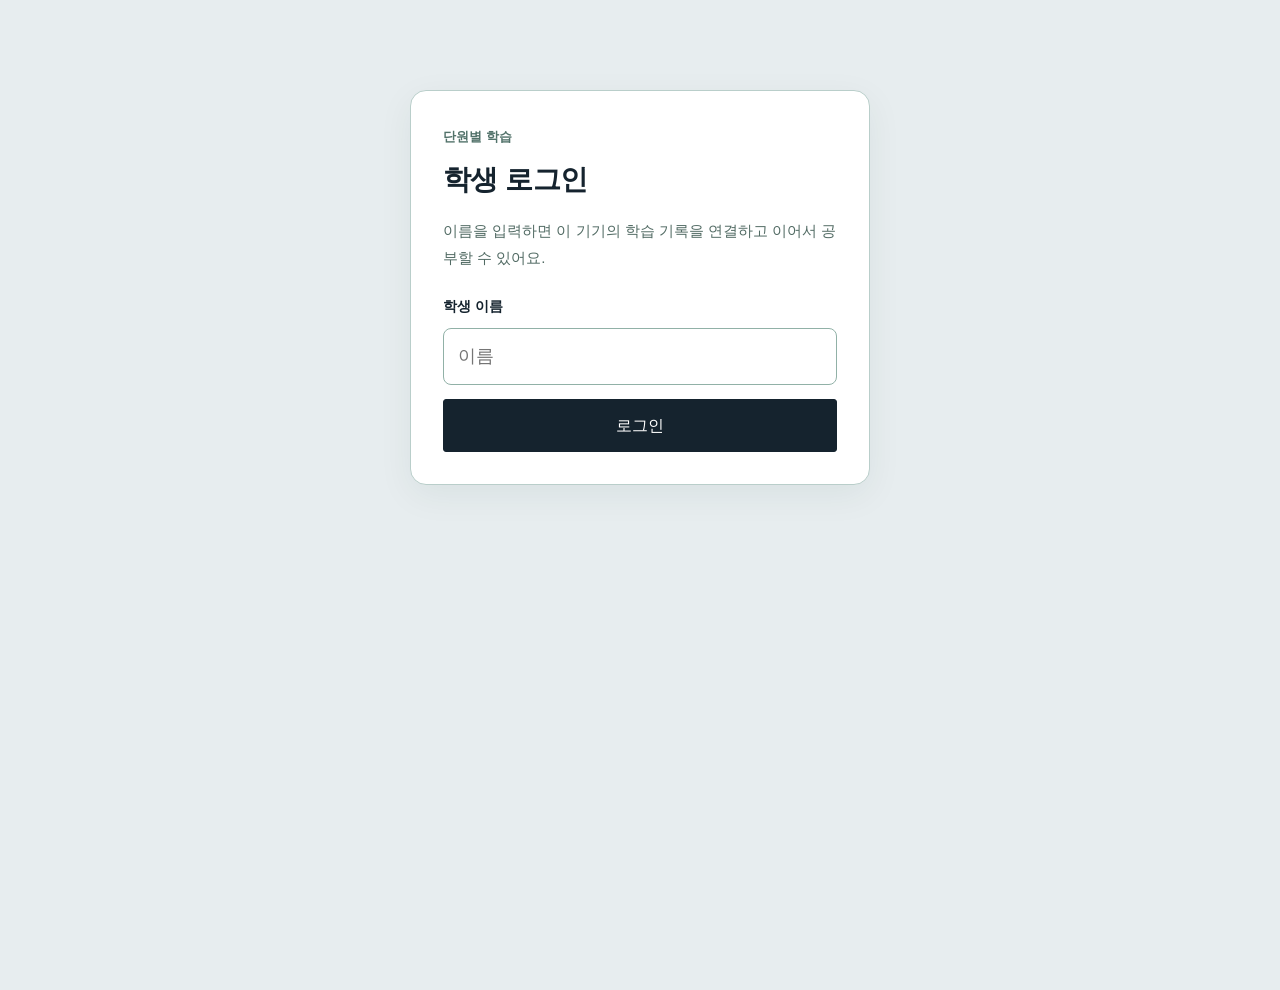
<file: index.html>
<!DOCTYPE html>
<html lang="ko"><head><meta charset="utf-8"><meta name="viewport" content="width=device-width, initial-scale=1">
<title>기말고사 일곱 계단</title>
<script defer src="student-settings.js?v=1d8c1198e5fe"></script>
<link rel="stylesheet" href="assets/homework.css?v=d3a1541157b5">
<script defer src="sheet-settings.js?v=8899c06c3d15"></script>
<script defer src="assets/runtime.js?v=b83255a594d8"></script>
<script defer src="data/unit-catalog.js?v=5dbe08db361d"></script>
<script defer src="assets/unit-bootstrap.js?v=d6d882d077fb"></script>
</head><body data-page="units"><div id="app"><p class="loading">기말고사 문제를 불러오는 중입니다.</p></div><noscript>문제를 풀려면 자바스크립트를 켜 주세요.</noscript></body></html>
</file>
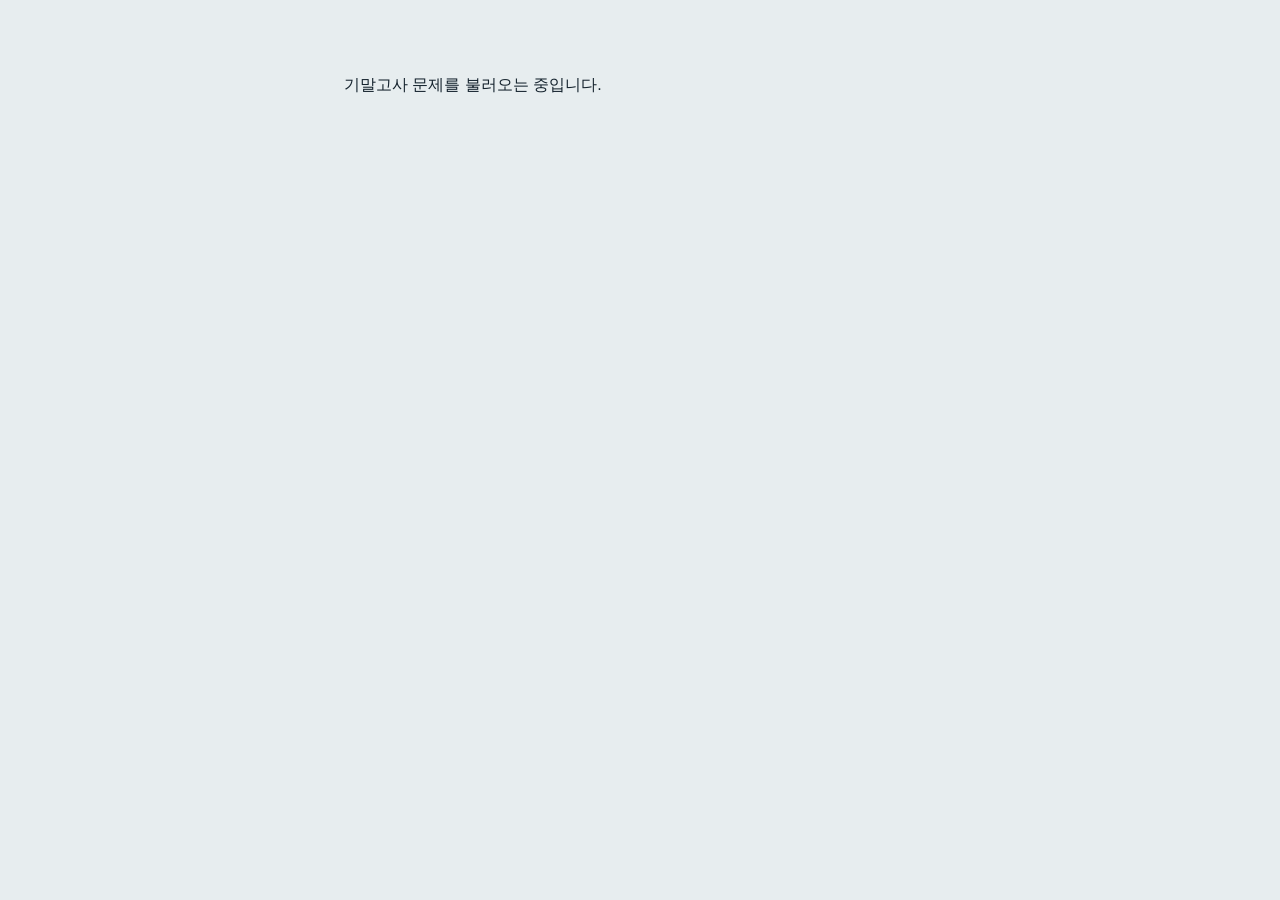
<file: advanced.html>
<!doctype html><html lang="ko"><head><meta charset="utf-8"><meta name="viewport" content="width=device-width,initial-scale=1"><meta http-equiv="refresh" content="0;url=index.html?mode=flow"><title>기말고사 · 2-2단원</title></head><body><p><a href="index.html?mode=flow">2-2단원 기말고사 학습으로 이동</a></p></body></html>
</file>
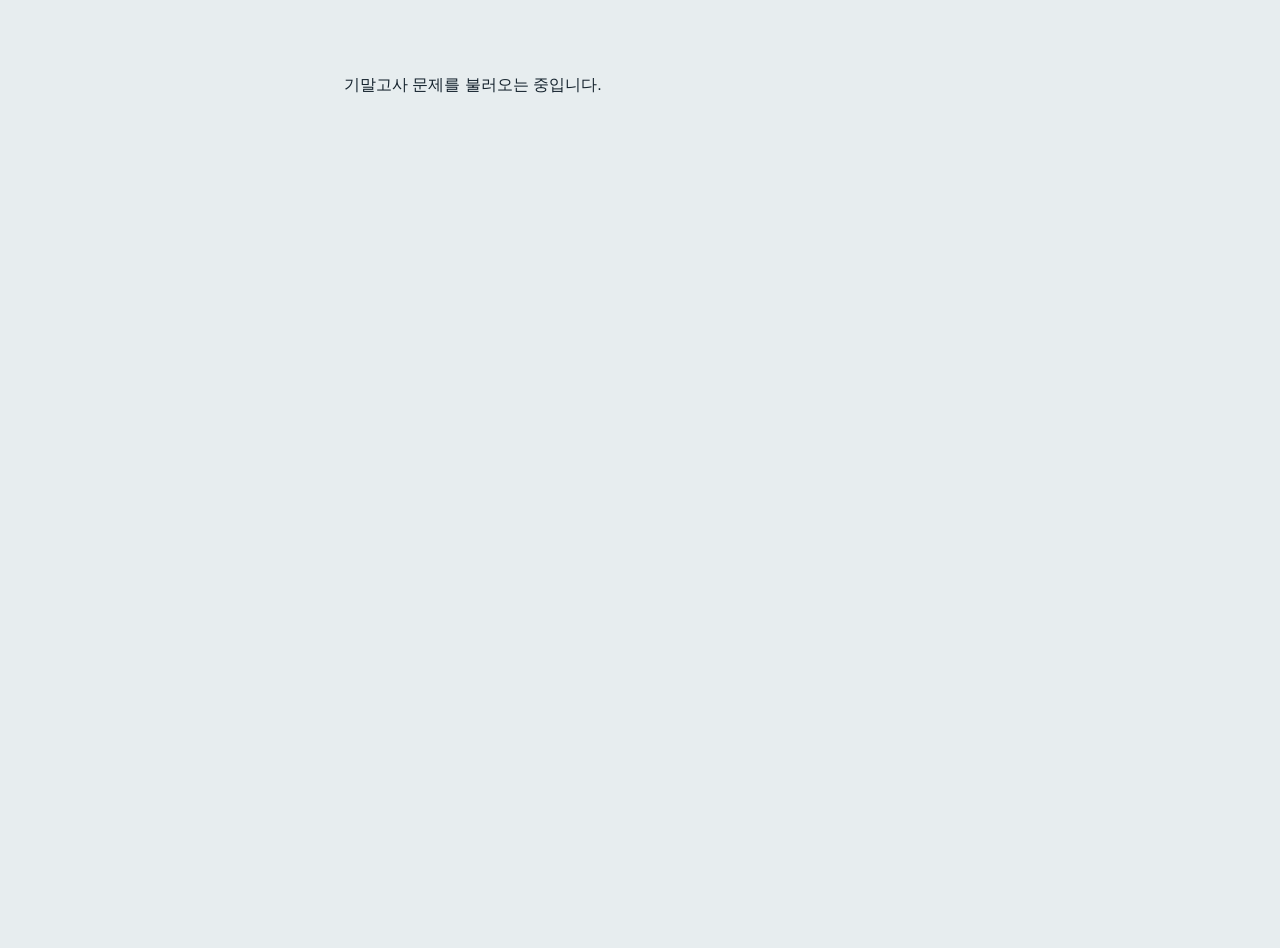
<file: development.html>
<!doctype html><html lang="ko"><head><meta charset="utf-8"><meta name="viewport" content="width=device-width,initial-scale=1"><meta http-equiv="refresh" content="0;url=index.html"><title>기말고사 · 2-2단원</title></head><body><p><a href="index.html">2-2단원 기말고사 학습으로 이동</a></p></body></html>
</file>
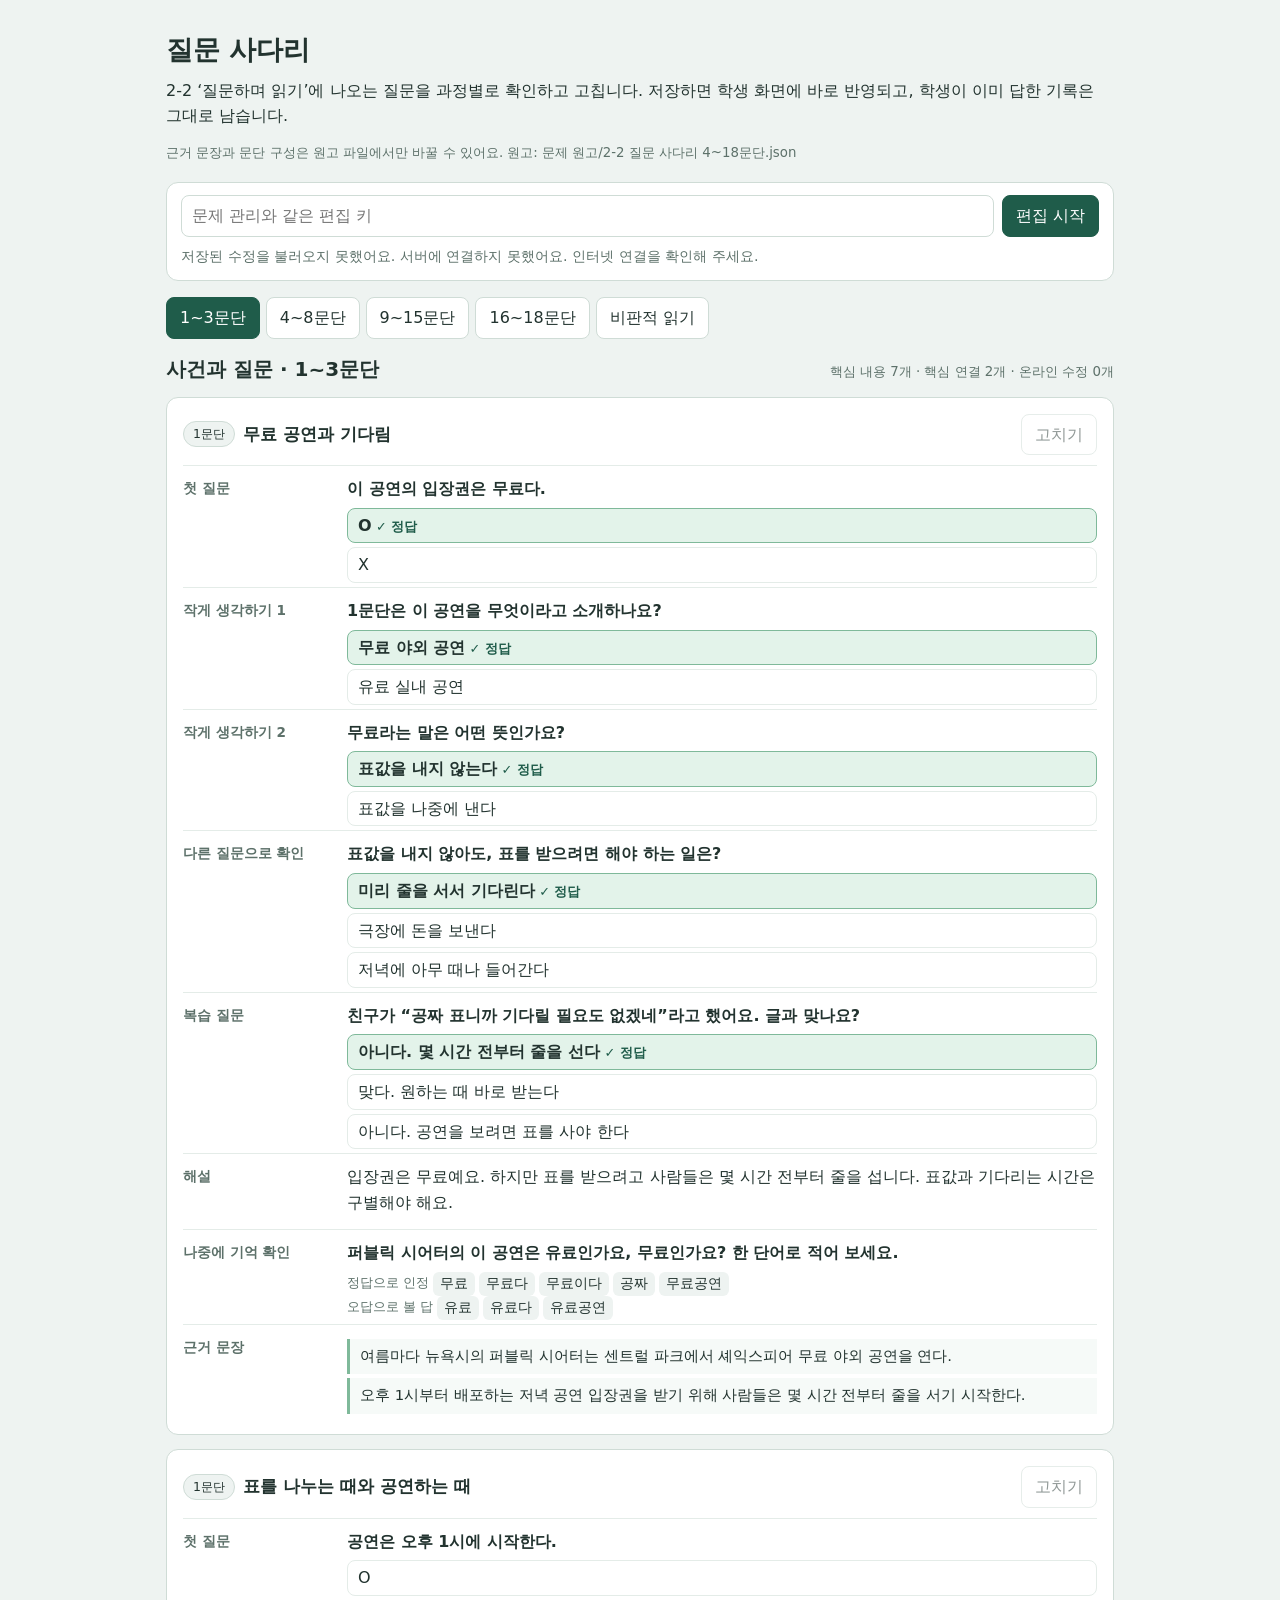
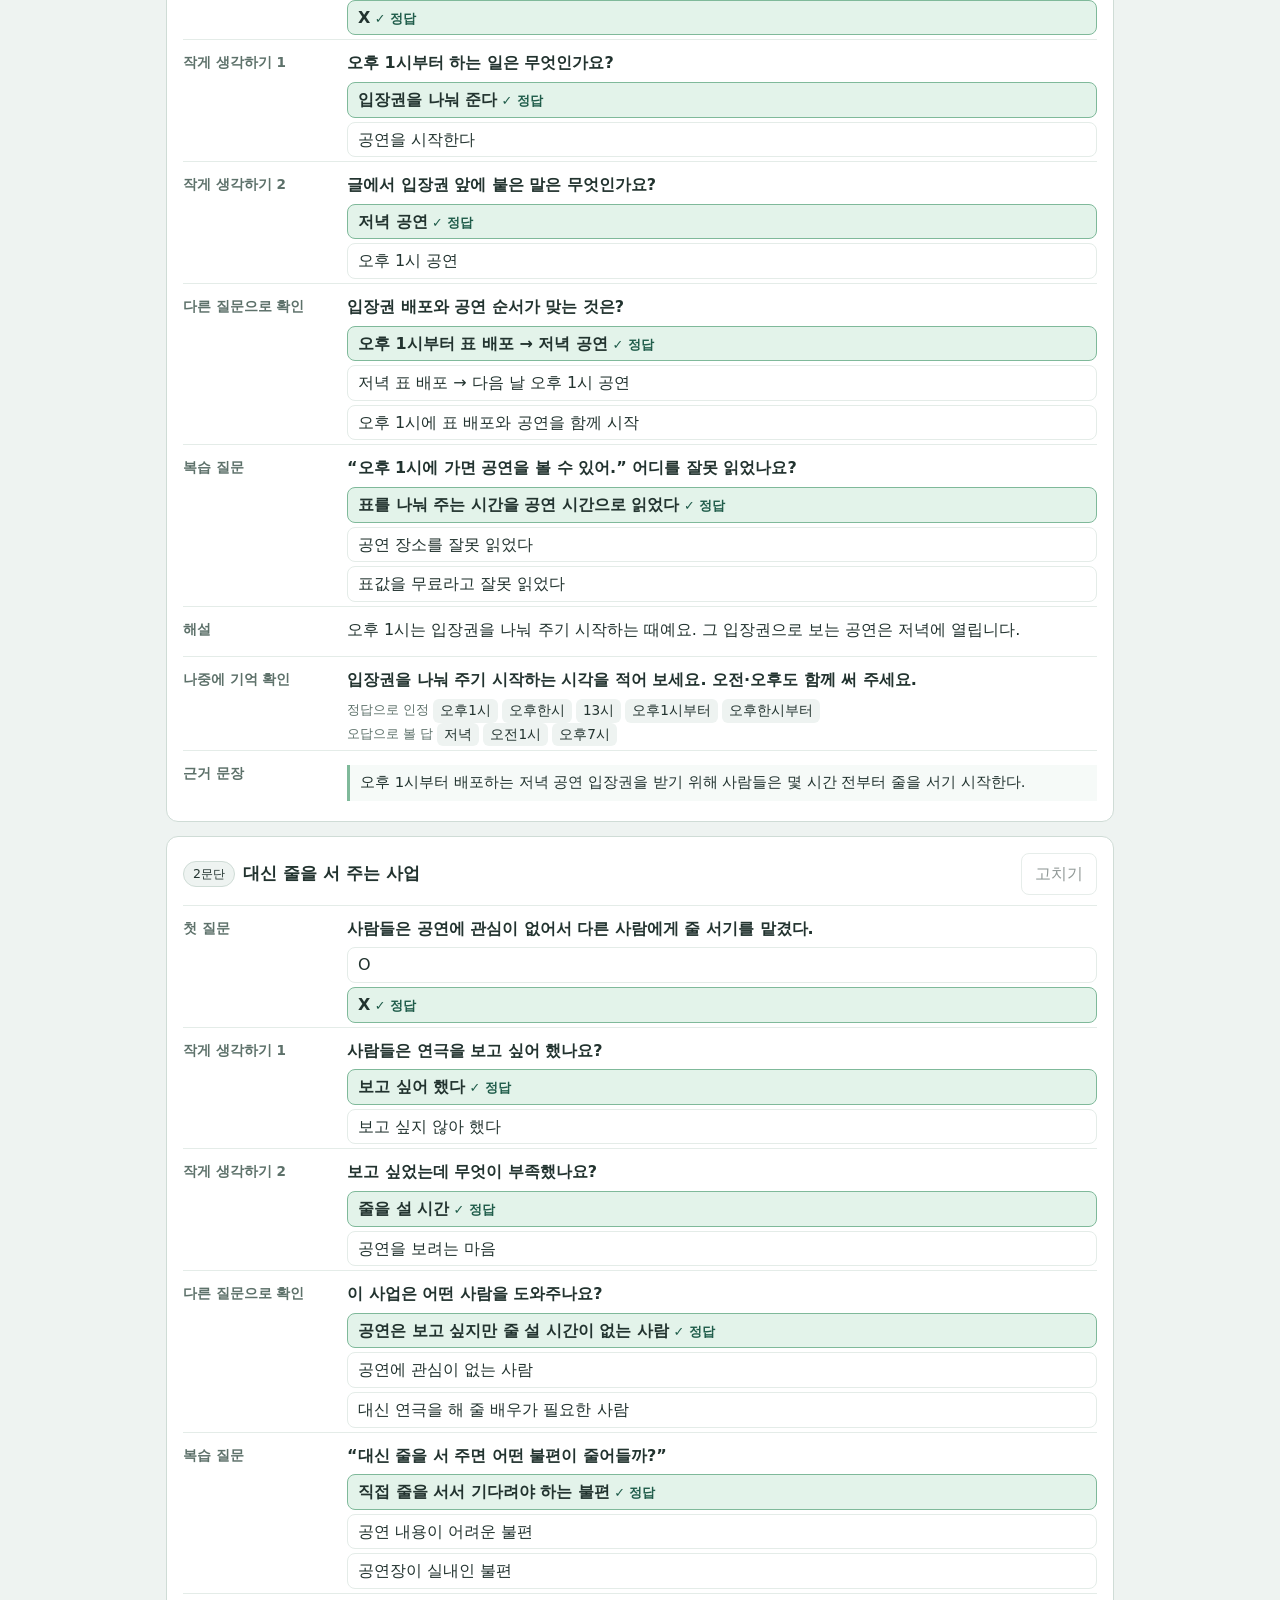
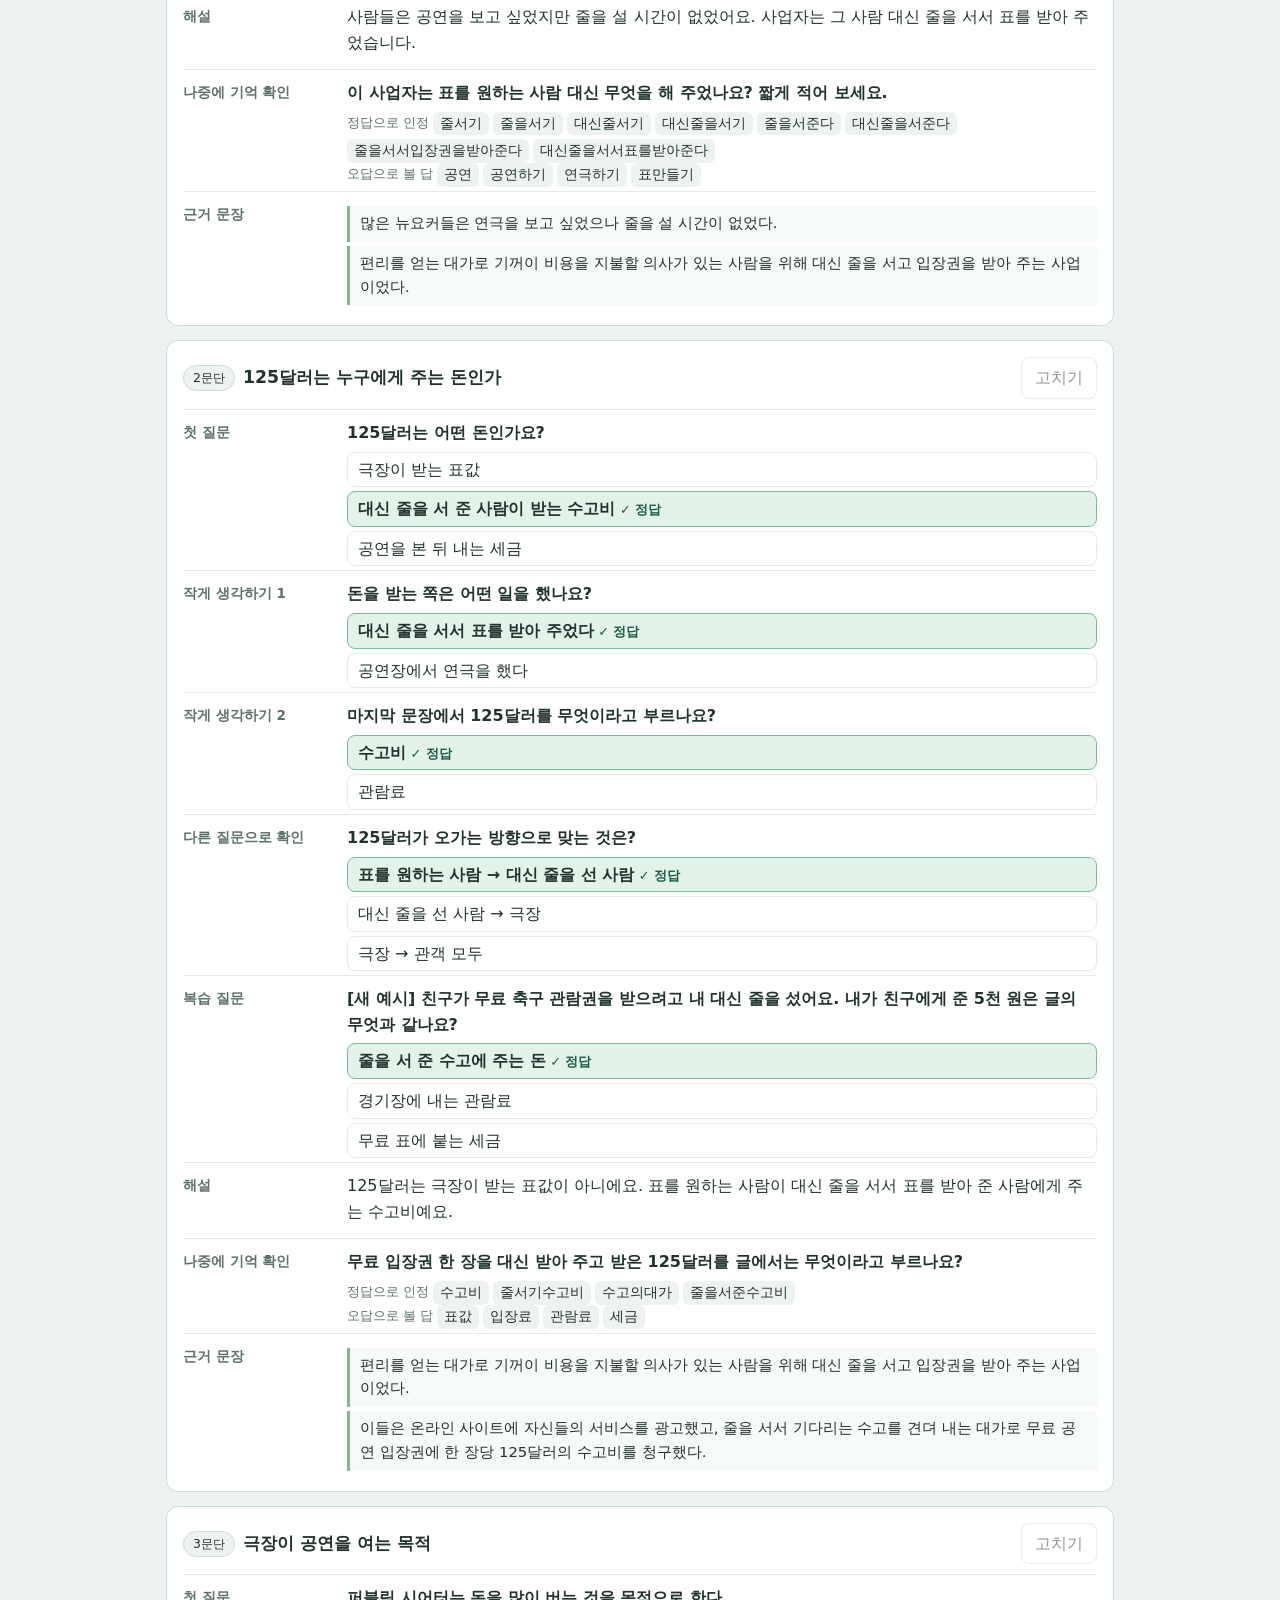
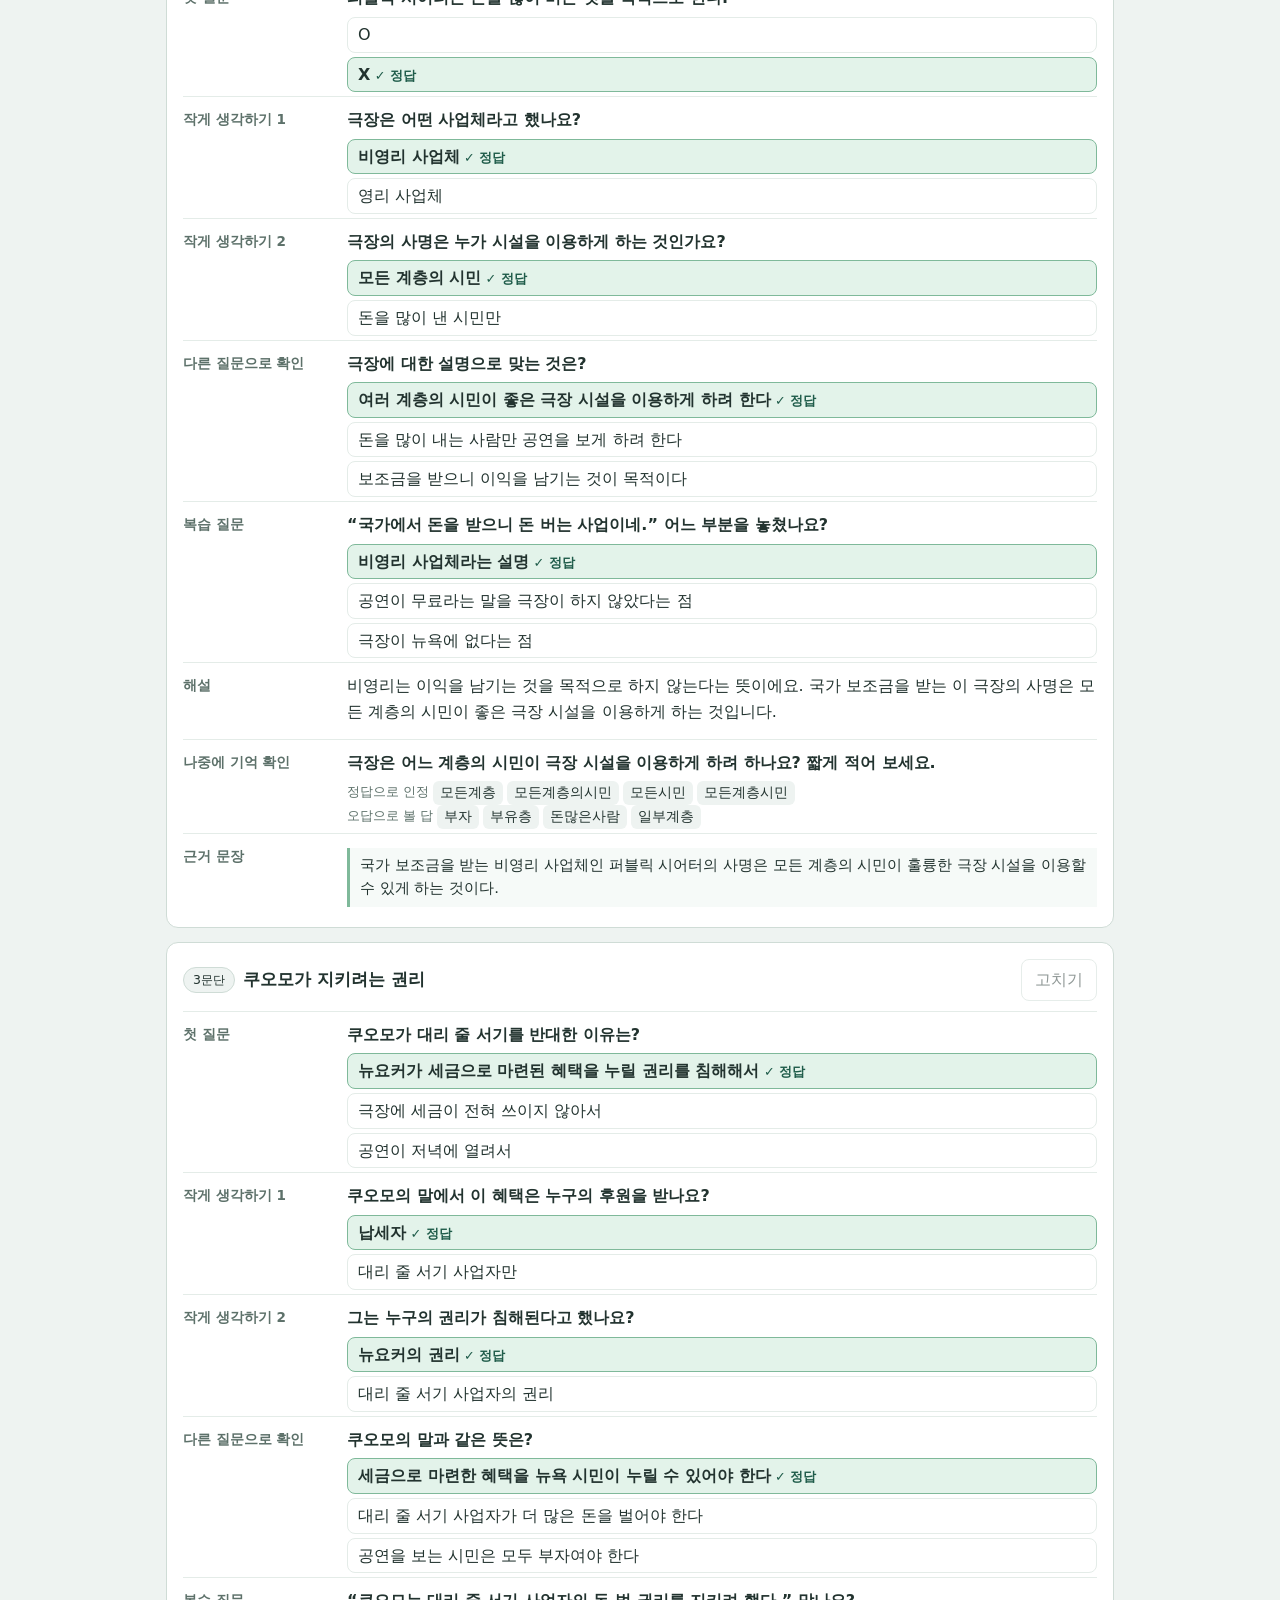
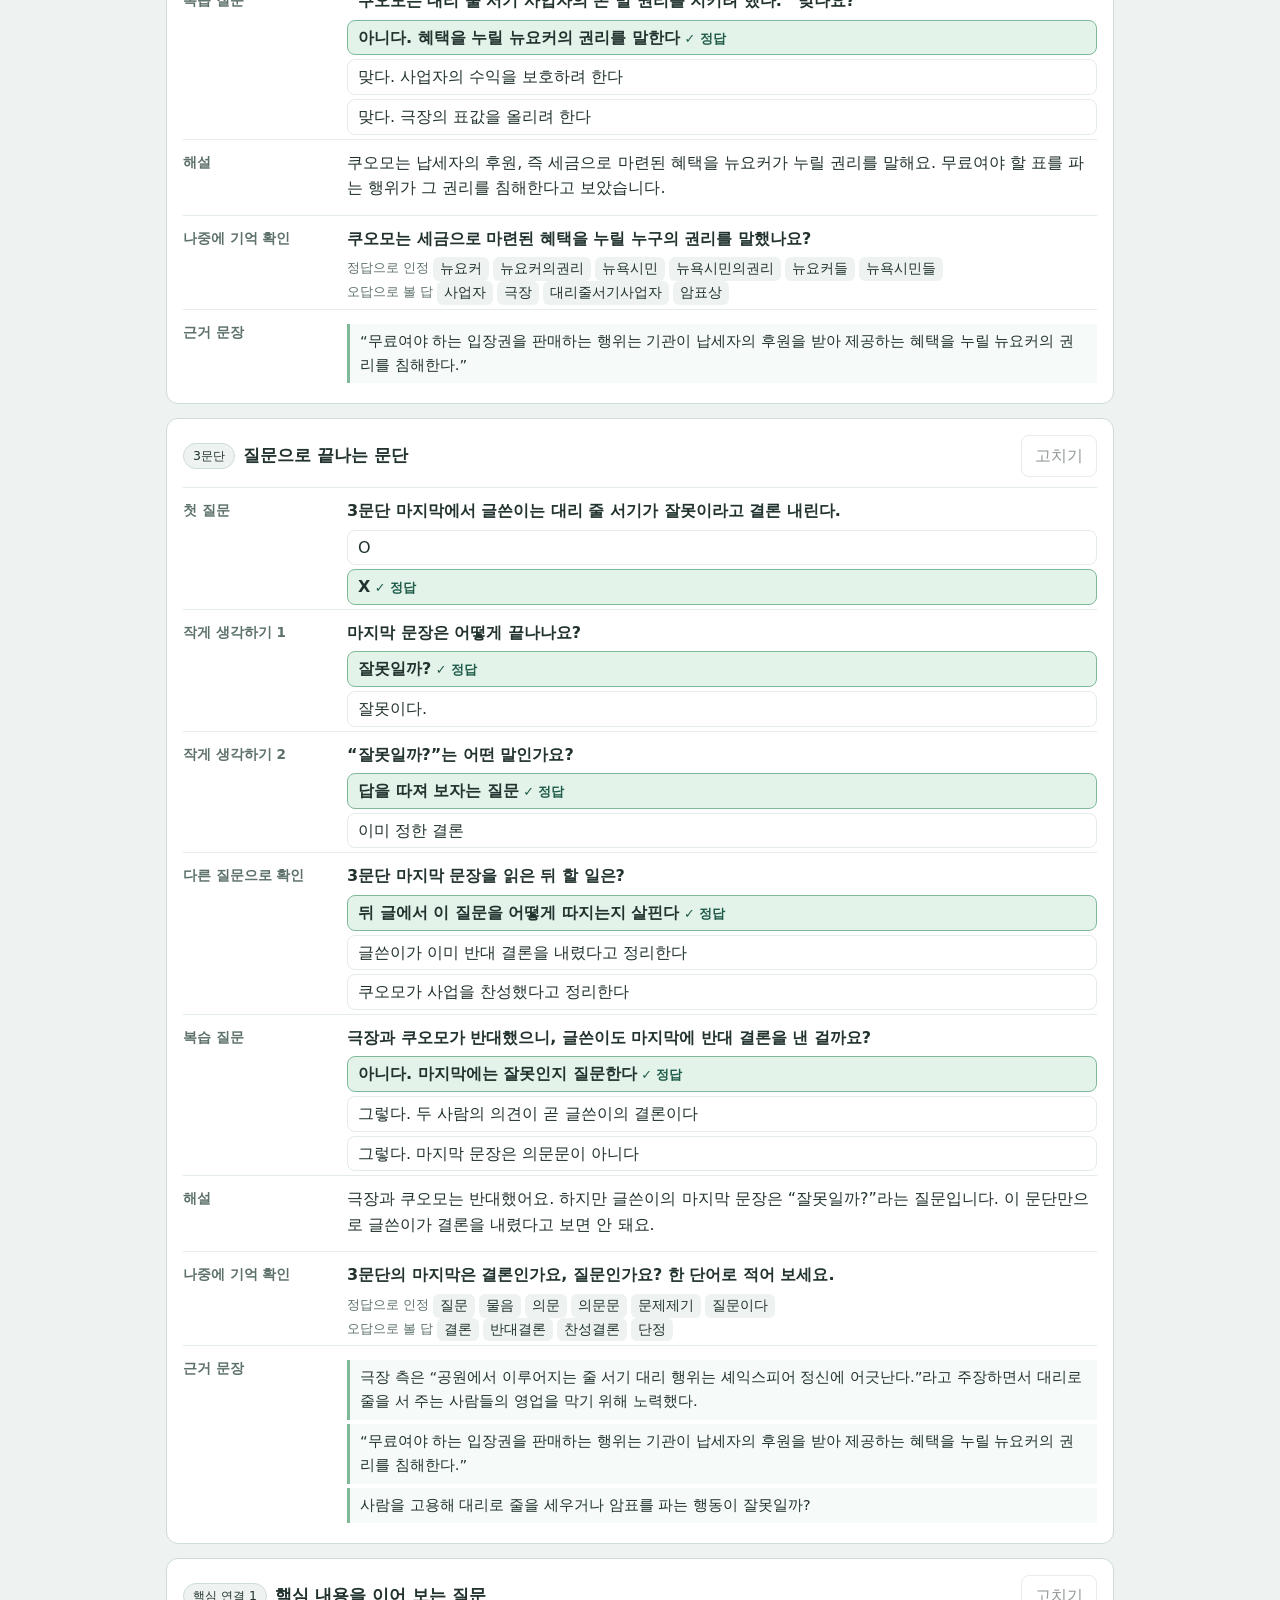
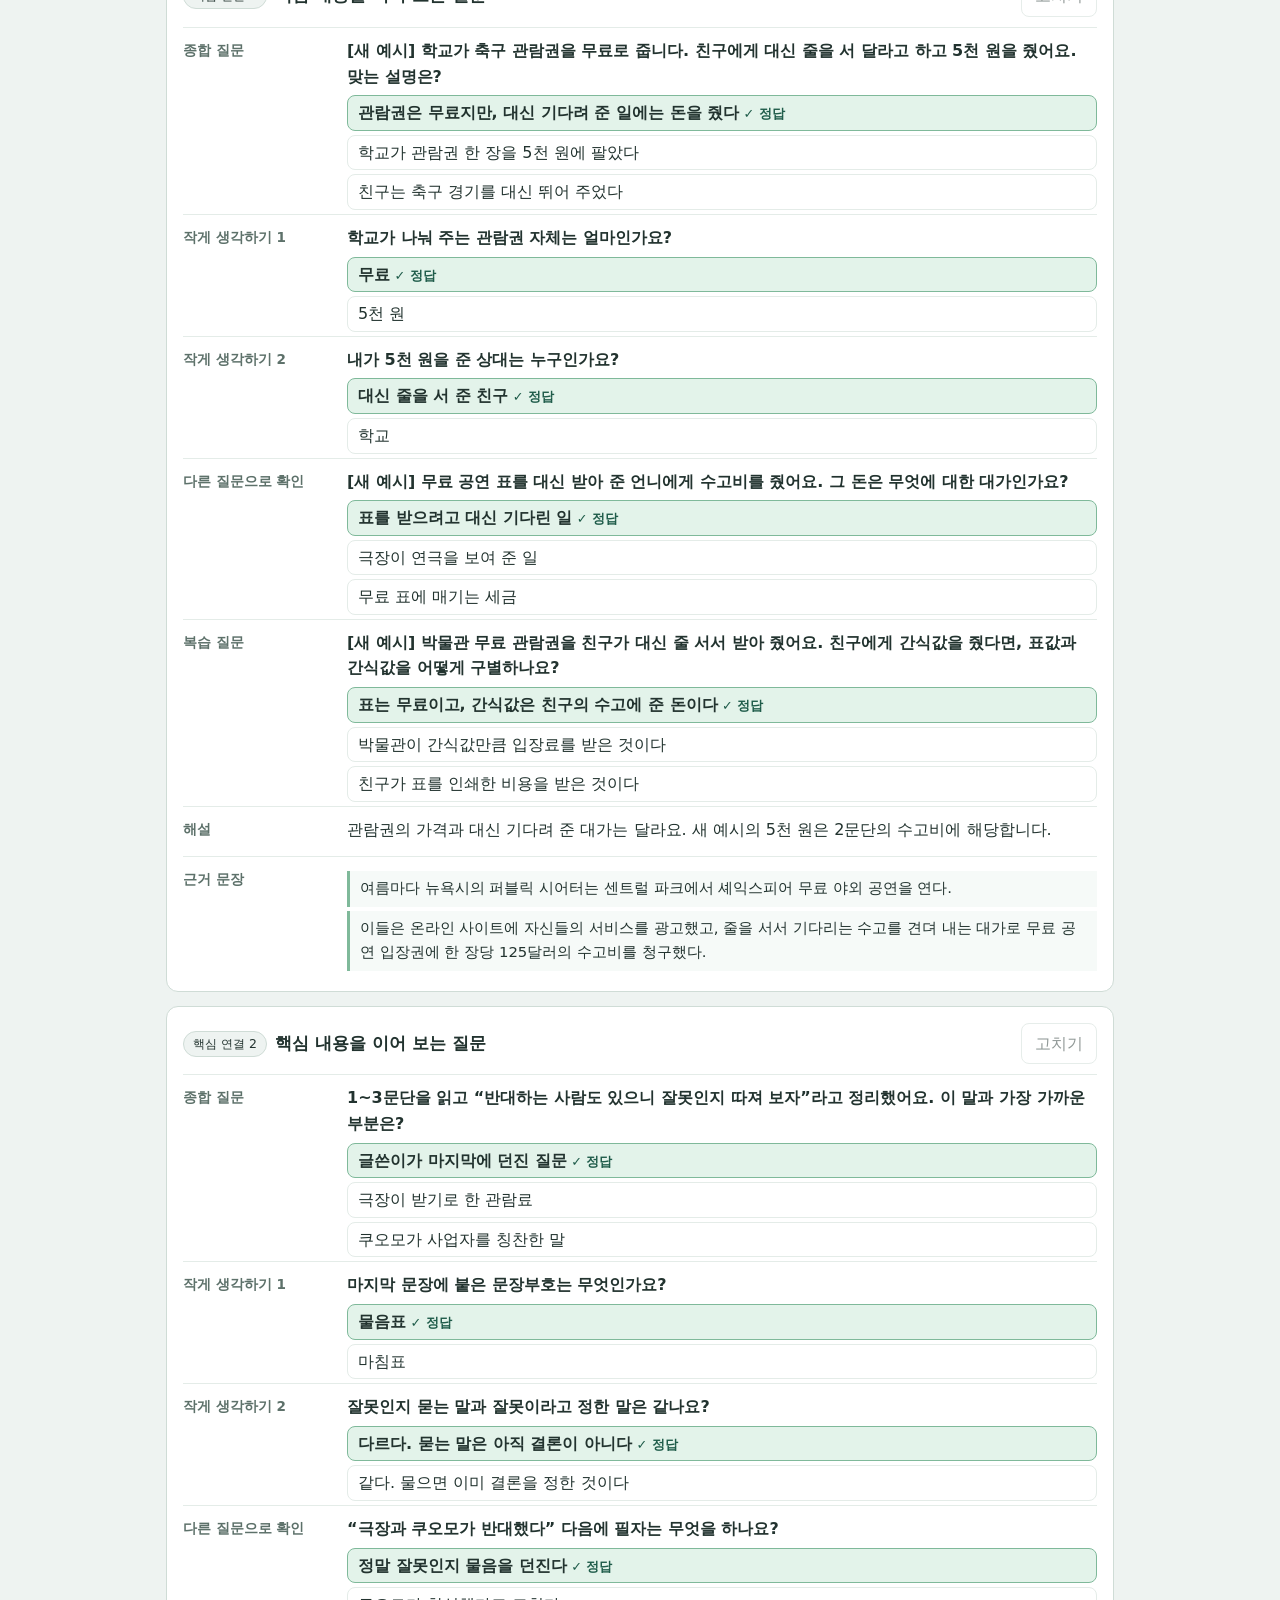
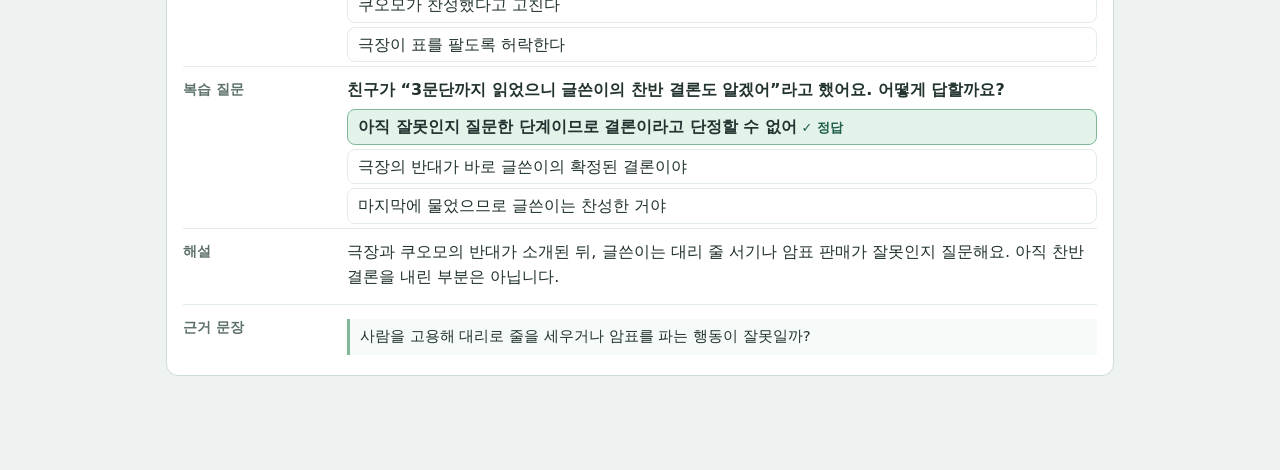
<file: ladder-editor.html>
<!doctype html>
<html lang="ko">
<head>
<meta charset="utf-8">
<meta name="viewport" content="width=device-width,initial-scale=1">
<title>질문 사다리</title>
<style>
:root{--ink:#22332f;--muted:#5d716a;--line:#cfdcd6;--soft:#eef3f1;--card:#fff;--accent:#1f5c4a;--ok:#e3f3ea;--okline:#7fb99a;--warn:#fff4dc;--warnline:#e0b45a;color:var(--ink);background:var(--soft);font:16px/1.6 system-ui,-apple-system,"Apple SD Gothic Neo",sans-serif}
*{box-sizing:border-box}
body{margin:0;background:var(--soft)}
main{max-width:980px;margin:auto;padding:28px 16px 80px}
h1{font-size:1.7rem;margin:0 0 6px}
h2{font-size:1.25rem;margin:0}
p{margin:0 0 10px}
small,.muted{color:var(--muted)}
button,input,textarea{font:inherit;color:inherit}
button{border:1px solid var(--line);background:#fff;border-radius:8px;padding:7px 13px;cursor:pointer}
button:hover:not(:disabled){border-color:var(--accent)}
button:disabled{opacity:.5;cursor:default}
button.primary{background:var(--accent);border-color:var(--accent);color:#fff}
button.link{border:0;background:none;padding:0;color:var(--accent);text-decoration:underline}
:focus-visible{outline:3px solid #7fb4a2;outline-offset:2px}
.intro{margin-bottom:18px}
.keybar{display:flex;flex-wrap:wrap;gap:8px;align-items:center;background:var(--card);border:1px solid var(--line);border-radius:12px;padding:12px 14px;margin-bottom:16px}
.keybar input{flex:1 1 220px;min-width:0;padding:7px 10px;border:1px solid var(--line);border-radius:8px}
.keybar .status{flex-basis:100%;margin:0;font-size:.9rem}
.tabs{display:flex;gap:6px;flex-wrap:wrap;margin-bottom:14px}
.tabs button[aria-selected="true"]{background:var(--accent);border-color:var(--accent);color:#fff}
.course-head{display:flex;flex-wrap:wrap;justify-content:space-between;align-items:baseline;gap:8px;margin:6px 0 12px}
.card{background:var(--card);border:1px solid var(--line);border-radius:12px;padding:16px;margin-bottom:14px}
.card-head{display:flex;flex-wrap:wrap;gap:8px;align-items:center;margin-bottom:10px}
.card-head h3{margin:0;font-size:1.08rem;flex:1 1 240px}
.tag{font-size:.78rem;border-radius:999px;padding:2px 9px;background:var(--soft);border:1px solid var(--line);white-space:nowrap}
.tag.saved{background:var(--ok);border-color:var(--okline)}
.tag.stale{background:var(--warn);border-color:var(--warnline)}
.step{border-top:1px solid #e4ece8;padding:10px 0 4px;display:grid;grid-template-columns:150px minmax(0,1fr);gap:4px 14px}
.step>.label{font-size:.85rem;font-weight:700;color:var(--muted);padding-top:2px}
.step .prompt{margin:0 0 6px;font-weight:600}
.choices{list-style:none;margin:0;padding:0;display:grid;gap:4px}
.choices li{padding:4px 10px;border-radius:8px;border:1px solid #e4ece8}
.choices li.answer{background:var(--ok);border-color:var(--okline);font-weight:600}
.choices li.answer::after{content:"  ✓ 정답";font-size:.8rem;color:var(--accent)}
.quote{margin:4px 0 0;padding:6px 10px;border-left:3px solid var(--okline);background:#f6faf8;font-size:.93rem}
.words{display:flex;flex-wrap:wrap;gap:4px}
.words span{font-size:.85rem;background:var(--soft);border-radius:6px;padding:1px 7px}
.edit textarea,.edit input[type=text]{width:100%;padding:7px 10px;border:1px solid var(--line);border-radius:8px;background:#fff}
.edit textarea{min-height:64px;resize:vertical}
.option-row{display:flex;gap:6px;align-items:center;margin-top:5px}
.option-row input[type=text]{flex:1}
.option-row label{display:flex;align-items:center;gap:4px;font-size:.85rem;white-space:nowrap}
.actions{display:flex;flex-wrap:wrap;gap:8px;margin-top:12px;align-items:center}
.error{color:#9b2c1f;font-weight:600;margin:8px 0 0}
.empty{padding:30px;text-align:center}
@media (max-width:640px){.step{grid-template-columns:1fr}.step>.label{padding-top:0}}
</style>
</head>
<body>
<main>
  <header class="intro">
    <h1>질문 사다리</h1>
    <p>2-2 ‘질문하며 읽기’에 나오는 질문을 과정별로 확인하고 고칩니다. 저장하면 학생 화면에 바로 반영되고, 학생이 이미 답한 기록은 그대로 남습니다.</p>
    <small>근거 문장과 문단 구성은 원고 파일에서만 바꿀 수 있어요. 원고: 문제 원고/2-2 질문 사다리 4~18문단.json</small>
  </header>
  <section class="keybar" aria-label="편집 키">
    <input id="editor-key" type="password" autocomplete="off" placeholder="문제 관리와 같은 편집 키" aria-label="편집 키">
    <button id="unlock" type="button" class="primary">편집 시작</button>
    <p class="status muted" id="key-status" role="status">편집 키 없이도 모든 질문을 볼 수 있어요.</p>
  </section>
  <nav class="tabs" id="tabs" role="tablist" aria-label="과정"></nav>
  <section id="course" aria-live="polite"><p class="empty muted">질문을 불러오는 중입니다.</p></section>
</main>
<script defer src="student-settings.js?v=1d8c1198e5fe"></script><script defer src="assets/question-patches.js?v=6f0aec9bf44c"></script><script defer src="assets/socratic-courses.js?v=89df2519d437"></script><script defer src="assets/socratic-pilot.js?v=7df24487ada8"></script><script defer src="assets/ladder-editor.js?v=e17dd3247bc9"></script>
</body>
</html>
</file>
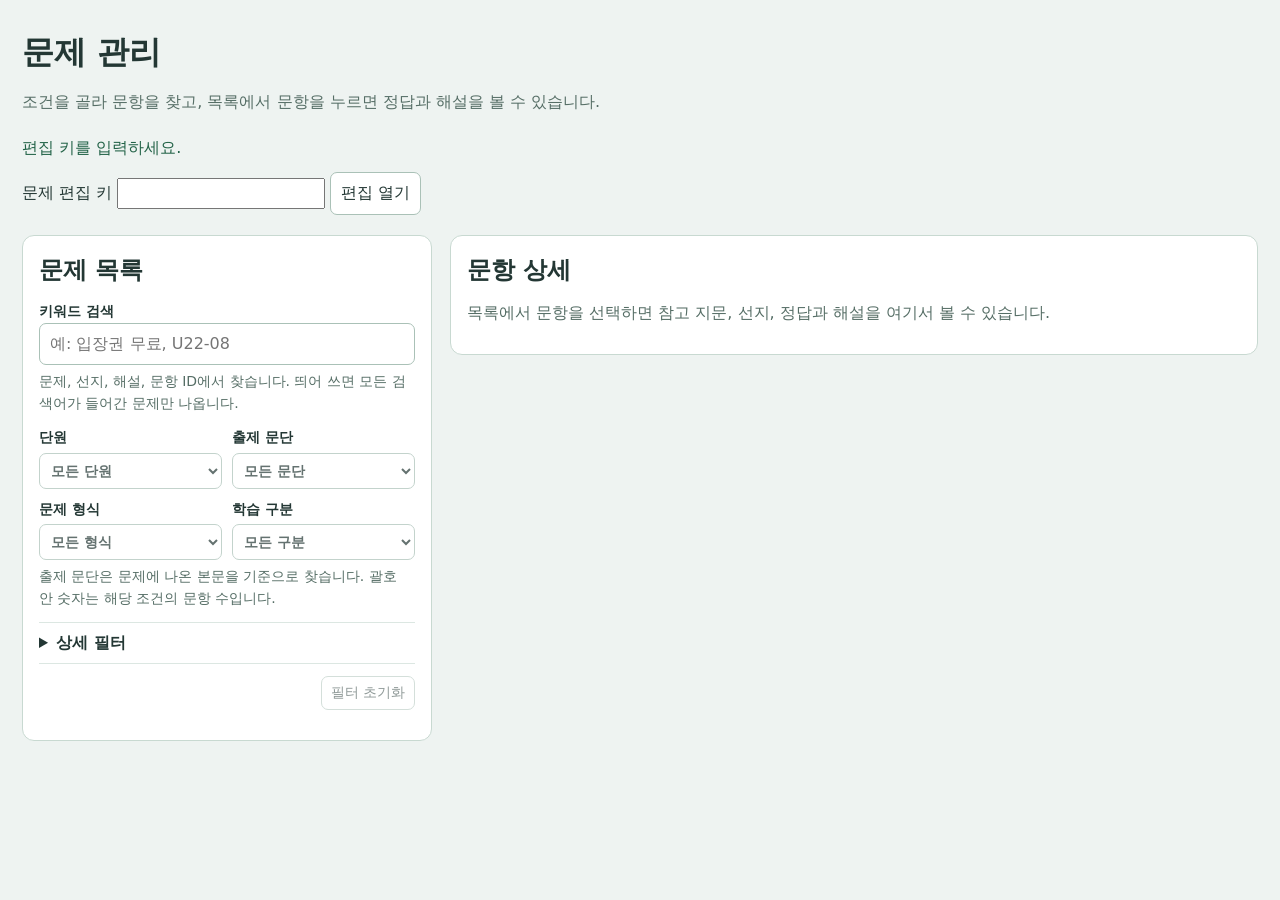
<file: question-editor.html>
<!doctype html>
<html lang="ko">
<head>
<meta charset="utf-8">
<meta name="viewport" content="width=device-width,initial-scale=1">
<title>문제 관리</title>
<style>
:root{color:#233734;background:#eef3f1;font:16px/1.55 system-ui,sans-serif}
*{box-sizing:border-box}
body{margin:0}
main{max-width:1420px;margin:auto;padding:28px 22px}
h1,h2,p{margin:0 0 12px}
header{margin-bottom:20px}
small,.muted{color:#566e66}
.layout{display:grid;grid-template-columns:minmax(330px,410px) minmax(0,1fr);gap:18px;align-items:start}
.panel{background:white;border:1px solid #c8d9d1;border-radius:12px;padding:16px;min-width:0}
.toolbar,.option-tools{display:flex;gap:8px;flex-wrap:wrap;align-items:center}
fieldset{margin:0;padding:0;border:0;min-width:0}
.filter-grid{display:grid;grid-template-columns:repeat(2,minmax(0,1fr));gap:10px;margin-top:12px}
.filter-grid label,.search-label{display:block;font-size:.875rem;font-weight:700}
.filter-grid select{display:block;width:100%;margin-top:4px;padding-inline:7px;font-size:.875rem}
.filter-help,.card-location,.preview-meta{font-size:.875rem}
.filter-help{margin:6px 0 0}
.filter-actions{display:flex;align-items:center;justify-content:space-between;gap:10px;margin-top:12px}
#match-count{margin:0}
.filter-actions button,.pager button{font-size:.875rem;padding:5px 9px}
.filter-summary{display:flex;flex-wrap:wrap;gap:4px;margin-top:7px}
.filter-summary:empty{display:none}
.filter-summary button{background:#eef6f2;font-size:.8rem;padding:3px 7px}
.advanced-filters{margin:12px 0;border-block:1px solid #dce7e2;padding:8px 0}
.advanced-filters .filter-grid{margin:8px 0 2px}
button,input,textarea,select{font:inherit;color:inherit}
button,select,input[type=search],textarea{background:white;border:1px solid #aac1b7;border-radius:7px;padding:8px 10px}
button{cursor:pointer}
button:disabled{opacity:.5;cursor:default}
.primary{background:#236348;color:white;border-color:#236348;font-weight:700}
input[type=search],textarea{width:100%}
textarea{display:block;resize:vertical;min-height:72px;margin-top:5px}
.question-list{display:grid;gap:8px;max-height:60vh;overflow:auto;margin-top:10px;padding:2px}
.question-card{text-align:left;overflow-wrap:anywhere;padding:10px;border-color:#c8d9d1}
.question-card:hover,.question-card[aria-current=true]{background:#eef7f2;border-color:#357f60}
.question-card[aria-current=true]{box-shadow:inset 3px 0 #357f60}
.card-topic,.card-text,.card-location{display:block}
.card-topic{font-weight:750;margin:5px 0 2px}
.card-text{line-height:1.45}
.card-location{color:#566e66;margin-top:5px}
.tags{display:flex;flex-wrap:wrap;align-items:center;gap:5px}
.tag{display:inline-block;background:#edf3f0;border-radius:5px;padding:2px 6px;color:#345247;font-size:.78rem;font-weight:650}
.tag-format{background:#dcece4;color:#244d3b}
.tag-edited{background:#f8eed1;color:#624b12}
.pager{display:flex;align-items:center;justify-content:space-between;gap:8px;margin-top:10px;font-size:.875rem}
.pager[hidden]{display:none}
.preview-header{display:flex;align-items:flex-start;justify-content:space-between;gap:12px;flex-wrap:wrap}
.preview-header h2{margin:7px 0 3px}
.preview-meta{margin-bottom:12px}
.preview-prompt{white-space:pre-wrap;margin:12px 0 8px}
.preview-claim,.preview-explanation{background:#f3f7f5;padding:12px 14px;border-radius:8px;white-space:pre-wrap;overflow-wrap:anywhere}
.preview-options{display:grid;gap:7px;padding:0;list-style:none;margin:0 0 12px}
.preview-options li{border:1px solid #c8d9d1;padding:9px 12px;border-radius:7px;white-space:pre-wrap;overflow-wrap:anywhere}
.preview-options .correct{background:#e8f5ed;border-color:#398264}
.preview-answer{font-weight:750;color:#236348}
.preview-explanation h3{margin:0 0 5px;font-size:1rem}
.preview-explanation p{margin-bottom:0}
.preview-evidence{padding-left:22px}
.preview-evidence li{margin:5px 0}
.field,.option,.evidence-item{display:block;margin:13px 0}
.option{padding:12px;border:1px solid #c8d9d1;border-radius:8px}
.option.correct{border-color:#398264;background:#f0f9f3}
.option-tools b{margin-right:auto}
summary{cursor:pointer;font-weight:650}
.passage{white-space:pre-wrap;max-height:260px;overflow:auto;margin-top:8px;background:#f3f7f5;padding:12px;border-radius:7px}
details{margin:14px 0}
#status{min-height:1.6em;margin:10px 0;color:#236348}
#status.error{color:#9b3828}
@media(max-width:760px){main{padding:16px 10px}.layout{grid-template-columns:1fr}.question-list{max-height:42vh}}
</style>
</head>
<body>
<main>
<header>
<h1>문제 관리</h1>
<p class="muted">조건을 골라 문항을 찾고, 목록에서 문항을 누르면 정답과 해설을 볼 수 있습니다.</p>
<div class="toolbar">
<button id="build" class="primary" type="button" disabled>학생용 HTML · 배포 ZIP 만들기</button>
<span id="saved-count" class="muted"></span>
</div>
<p id="status" role="status" aria-live="polite">문항을 불러오는 중입니다.</p>
<form id="online-login" hidden>
<label for="editor-key">문제 편집 키</label>
<input id="editor-key" type="password" required autocomplete="off">
<button type="submit">편집 열기</button>
</form>
</header>
<div class="layout">
<aside class="panel" aria-label="문항 찾기">
<h2>문제 목록</h2>
<fieldset id="filter-controls" disabled>
<label class="search-label" for="search">키워드 검색</label>
<input id="search" type="search" placeholder="예: 입장권 무료, U22-08" aria-describedby="search-help">
<p id="search-help" class="muted filter-help">문제, 선지, 해설, 문항 ID에서 찾습니다. 띄어 쓰면 모든 검색어가 들어간 문제만 나옵니다.</p>
<div class="filter-grid">
<label for="unit">단원<select id="unit"><option value="">모든 단원</option></select></label>
<label for="paragraph">출제 문단<select id="paragraph" aria-describedby="paragraph-help"><option value="">모든 문단</option></select></label>
<label for="type">문제 형식<select id="type"><option value="">모든 형식</option></select></label>
<label for="category">학습 구분<select id="category"><option value="">모든 구분</option></select></label>
</div>
<p id="paragraph-help" class="muted filter-help">출제 문단은 문제에 나온 본문을 기준으로 찾습니다. 괄호 안 숫자는 해당 조건의 문항 수입니다.</p>
<details class="advanced-filters" id="advanced-filters">
<summary>상세 필터 <span id="advanced-count" class="muted"></span></summary>
<div class="filter-grid">
<label for="chapter">챕터<select id="chapter"><option value="">모든 챕터</option></select></label>
<label for="set">문제 세트<select id="set"><option value="">모든 세트</option></select></label>
<label for="stage">핵심 OX 단계<select id="stage"><option value="">모든 단계</option></select></label>
<label for="skill">선지 변형 유형<select id="skill"><option value="">모든 변형 유형</option></select></label>
<label for="answer">정답<select id="answer"><option value="">모든 정답</option></select></label>
<label for="edited">편집 상태<select id="edited"><option value="">모든 상태</option></select></label>
</div>
</details>
<div class="filter-actions">
<p id="match-count" class="muted" role="status"></p>
<button id="clear-filters" type="button" disabled>필터 초기화</button>
</div>
<div id="active-filters" class="filter-summary" aria-label="적용된 필터"></div>
</fieldset>
<div id="list" class="question-list" aria-label="검색 결과"></div>
<div id="pager" class="pager" aria-label="검색 결과 페이지" hidden>
<button id="prev-page" type="button">← 이전</button>
<span id="page-range"></span>
<button id="next-page" type="button">다음 →</button>
</div>
</aside>
<section class="panel" id="editor" aria-label="문항 상세"><h2>문항 상세</h2><p class="muted">목록에서 문항을 선택하면 참고 지문, 선지, 정답과 해설을 여기서 볼 수 있습니다.</p></section>
</div>
</main>
<script src="student-settings.js?v=1d8c1198e5fe"></script>
<script src="assets/question-patches.js?v=6f0aec9bf44c"></script>
<script src="assets/question-editor-online.js?v=8881ff1ff236"></script>
<script>window.HOMEWORK_EDITOR_CATALOG="data/question-editor-online.json?v=1706b866a1dc";</script>
<script>
'use strict';
const byId = id => document.getElementById(id);
const online = window.HomeworkOnlineEditor;
const element = (tag, text) => {
  const node = document.createElement(tag);
  if (text != null) node.textContent = text;
  return node;
};
const button = (text, action, className = '') => {
  const node = element('button', text);
  node.type = 'button';
  node.className = className;
  node.onclick = action;
  return node;
};
let questions = [], edits = {}, selected = null, draft = null;
let dirty = false, busy = false, loaded = false;
let page = 0;
const pageSize = 20;
const compare = new Intl.Collator('ko', {numeric: true}).compare;
const unitTitles = new Map();
const formatLabels = {ox: '기본 OX', mc: '심화 5지선다'};
const categoryLabels = {
  core: '문단별 핵심 OX',
  reading: '본문 확인',
  example: '쉬운 예시·새 사례 적용',
  concept: '보충 개념',
};
const fields = [
  ['unit', '단원', '모든 단원', value => `${value}단원${unitTitles.get(value) ? ' · ' + unitTitles.get(value) : ''}`],
  ['paragraph', '출제 문단', '모든 문단', value => value === 'concept' ? '본문 문단 없음' : `${value}문단`],
  ['type', '문제 형식', '모든 형식', value => formatLabels[value]],
  ['category', '학습 구분', '모든 구분', value => categoryLabels[value]],
  ['chapter', '챕터', '모든 챕터'],
  ['set', '문제 세트', '모든 세트'],
  ['stage', '핵심 OX 단계', '모든 단계'],
  ['skill', '선지 변형 유형', '모든 변형 유형'],
  ['answer', '정답', '모든 정답', value => /^\d+$/.test(value) ? `${value}번 선지` : value],
  ['edited', '편집 상태', '모든 상태', value => ({saved:'수정 저장됨', original:'원본', stale:'원본 변경 확인 필요'})[value]],
];

function savedVersion(q) {
  return edits[q.id] || q.original;
}
function answerLabel(q, current) {
  if (q.type === 'ox') return current.answer;
  const index = current.options.findIndex(row => row.source === current.answer);
  return index < 0 ? '' : String(index + 1);
}
function editState(q) {
  if (!edits[q.id]) return 'original';
  return edits[q.id].sourceVersion === q.sourceVersion ? 'saved' : 'stale';
}
function describe(q) {
  const stage = /^\d+단계 · /.test(q.part) ? q.part : '';
  const topic = stage ? q.set : q.part.replace(/^U[\w-]+ · /, '');
  const paragraphs = (q.paragraphs || []).map(String);
  const category = stage ? 'core' : /예시/.test(q.set) ? 'example' : paragraphs.length ? 'reading' : 'concept';
  return {stage, topic, paragraphs, category};
}
function filterValues(q, current) {
  const {stage, paragraphs, category} = describe(q);
  return {
    unit: [q.unit],
    paragraph: paragraphs.length ? paragraphs : ['concept'],
    type: [q.type],
    category: [category],
    chapter: [q.chapter].filter(Boolean),
    set: [q.set],
    stage: [stage].filter(Boolean),
    skill: q.skills || [],
    answer: [answerLabel(q, current)].filter(Boolean),
    edited: [editState(q)],
  };
}
function readFilters() {
  return Object.fromEntries(fields.map(([id]) => [id, byId(id).value]));
}

function status(message, error = false) {
  byId('status').textContent = message;
  byId('status').classList.toggle('error', error);
}
function updateButtons() {
  byId('build').disabled = !loaded || dirty || busy;
  byId('saved-count').textContent = `저장한 수정 ${Object.keys(edits).length}문항${dirty ? ' · 현재 문항에 저장하지 않은 변경 있음' : ''}`;
  const save = byId('save');
  if (save) save.disabled = !dirty || busy || draft.sourceVersion !== selected.sourceVersion;
}
function changed() {
  dirty = true;
  updateButtons();
}
async function request(path, payload) {
  if (online) return online.request(path, payload);
  const response = await fetch(path, payload === undefined ? {} : {
    method: 'POST', headers: {'Content-Type': 'application/json'}, body: JSON.stringify(payload),
  });
  const data = await response.json();
  if (!response.ok) throw new Error(data.error);
  return data;
}
async function runAction(action) {
  if (busy) return;
  busy = true;
  const fields = byId('editor').querySelectorAll('input,textarea,button');
  const prior = Array.from(fields, field => field.disabled);
  fields.forEach(field => { field.disabled = true; });
  updateButtons();
  try { await action(); }
  catch (error) { status(error.message || '작업을 완료하지 못했습니다.', true); }
  finally {
    fields.forEach((field, i) => { field.disabled = prior[i]; });
    busy = false;
    updateButtons();
  }
}
function filterResults(active, query) {
  const terms = query.trim().toLowerCase().split(/\s+/).filter(Boolean);
  const matches = [];
  const counts = Object.fromEntries(fields.map(([id]) => [id, new Map()]));
  for (const q of questions) {
    const current = savedVersion(q);
    const values = filterValues(q, current);
    const missing = fields.filter(([id]) => active[id] && !values[id].includes(active[id]));
    const text = [q.id, q.unit, unitTitles.get(q.unit), q.set, q.part, q.chapter, ...values.skill,
      current.prompt, current.claim, current.why, ...(current.options || []).map(row => row.text)].join(' ').toLowerCase();
    const searched = terms.every(term => text.includes(term));
    if (searched && !missing.length) matches.push(q);
    for (const [id] of fields) {
      const countHere = searched && (!missing.length || (missing.length === 1 && missing[0][0] === id));
      for (const value of values[id]) counts[id].set(value, (counts[id].get(value) || 0) + Number(countHere));
    }
  }
  return {matches, counts};
}
function clearFilters() {
  byId('search').value = '';
  for (const [id] of fields) byId(id).value = '';
  refreshResults();
}
function refreshResults() {
  page = 0;
  paintList(true);
}
function paintFilters(active, query, counts, total) {
  const applied = byId('active-filters');
  applied.replaceChildren();
  if (query) applied.append(button(`검색: ${query} ×`, () => {
    byId('search').value = '';
    refreshResults();
    byId('search').focus();
  }));
  for (const [id, label, all, format = value => value] of fields) {
    const select = byId(id), chosen = active[id];
    const option = (text, value) => {
      const node = element('option', text);
      node.value = value;
      return node;
    };
    select.replaceChildren(option(all, ''));
    for (const [value, count] of [...counts[id]].sort(([a], [b]) => compare(a, b))) {
      if (count || value === chosen) select.append(option(`${format(value)} (${count})`, value));
    }
    select.value = chosen;
    if (chosen) {
      const chip = button(`${label}: ${format(chosen)} ×`, () => {
        select.value = '';
        refreshResults();
        (select.closest('details:not([open])')?.querySelector('summary') || select).focus();
      });
      chip.setAttribute('aria-label', `${label} 필터 제거: ${format(chosen)}`);
      applied.append(chip);
    }
  }
  const count = fields.slice(4).filter(([id]) => active[id]).length;
  byId('advanced-count').textContent = count ? `(${count}개 적용 중)` : '';
  byId('clear-filters').disabled = !applied.children.length;
  byId('match-count').textContent = `전체 ${questions.length}문항 중 ${total}문항`;
}
function tags(q) {
  const box = element('span');
  box.className = 'tags';
  const {paragraphs} = describe(q);
  for (const [label, extra] of [
    [`${q.unit}단원`, ''],
    [paragraphs.length ? `${paragraphs.join('·')}문단` : '보충 개념', ''],
    [formatLabels[q.type], ' tag-format'],
    [editState(q) === 'stale' ? '원본 변경' : edits[q.id] ? '수정 저장됨' : '', ' tag-edited'],
  ]) {
    if (!label) continue;
    const tag = element('span', label);
    tag.className = 'tag' + extra;
    box.append(tag);
  }
  return box;
}
function paintList(scrollToTop = false) {
  const list = byId('list'), scroll = list.scrollTop;
  const active = readFilters(), query = byId('search').value.trim();
  const {matches, counts} = filterResults(active, query);
  paintFilters(active, query, counts, matches.length);
  const pages = Math.ceil(matches.length / pageSize);
  page = Math.max(0, Math.min(page, pages - 1));
  const offset = page * pageSize;
  list.replaceChildren(...matches.slice(offset, offset + pageSize).map(q => {
    const current = savedVersion(q), {stage, topic} = describe(q);
    const card = button('', () => openQuestion(q), 'question-card');
    if (selected?.id === q.id) card.setAttribute('aria-current', 'true');
    const title = element('span', topic);
    title.className = 'card-topic';
    const body = element('span', current.claim || current.prompt);
    body.className = 'card-text';
    const location = element('span', [stage || q.set, q.id].filter(Boolean).join(' · '));
    location.className = 'card-location';
    card.append(tags(q), title, body, location);
    return card;
  }));
  if (!matches.length) {
    const empty = element('p', '조건에 맞는 문항이 없습니다. 검색어를 줄이거나 적용된 필터를 지워 보세요.');
    empty.className = 'muted';
    list.append(empty);
  }
  list.scrollTop = scrollToTop ? 0 : scroll;
  byId('pager').hidden = pages <= 1;
  byId('prev-page').disabled = page === 0;
  byId('next-page').disabled = page >= pages - 1;
  byId('page-range').textContent = `${page + 1} / ${pages}페이지 · ${offset + 1}–${Math.min(offset + pageSize, matches.length)}번`;
}
function setPage(delta) {
  page += delta;
  paintList(true);
  byId('list').querySelector('button')?.focus({preventScroll:true});
}
function detailHeading() {
  const heading = byId('editor').querySelector('h2');
  heading.tabIndex = -1;
  heading.focus({preventScroll:true});
  if (window.matchMedia('(max-width:760px)').matches) heading.scrollIntoView({block:'start'});
}
function passageDetails(q) {
  const details = element('details'), text = element('div', q.passage);
  text.className = 'passage';
  details.append(element('summary', '참고 지문 보기'), text);
  return details;
}
function paintPreview() {
  const q = selected, current = savedVersion(q), editor = byId('editor');
  const {stage, topic} = describe(q);
  const header = element('div'), title = element('div');
  header.className = 'preview-header';
  title.append(tags(q), element('h2', topic));
  header.append(title, button('이 문항 편집', () => {
    if (busy) return;
    paintEditor();
    detailHeading();
  }, 'primary'));
  const meta = element('p', [q.chapter, stage ? q.set + ' · ' + stage : q.set, q.id].filter(Boolean).join(' · '));
  meta.className = 'muted preview-meta';
  editor.replaceChildren(header, meta);
  if (q.skills?.length) {
    const skill = element('p', `선지 변형 유형 · ${q.skills.join(', ')}`);
    skill.className = 'muted preview-meta';
    editor.append(skill);
  }
  if (q.passage) editor.append(passageDetails(q));
  if (current.prompt) {
    const prompt = element('p', current.prompt);
    prompt.className = 'preview-prompt';
    editor.append(prompt);
  }
  if (q.type === 'ox') {
    const claim = element('p', current.claim);
    claim.className = 'preview-claim';
    editor.append(claim);
  } else {
    const options = element('ol');
    options.className = 'preview-options';
    current.options.forEach((row, index) => {
      const isAnswer = row.source === current.answer;
      const item = element('li', `${index + 1}. ${row.text}`);
      if (isAnswer) {
        item.className = 'correct';
        item.append(document.createTextNode(' '), element('strong', '(정답)'));
      }
      options.append(item);
    });
    editor.append(options);
    if (!edits[q.id]) editor.append(element('small', '학생 화면에서는 원본 선지 순서가 달라질 수 있습니다.'));
  }
  const answer = answerLabel(q, current);
  const result = element('p', `정답 · ${q.type === 'mc' && answer ? answer + '번 선지' : answer || '확인 필요'}`);
  result.className = 'preview-answer';
  editor.append(result);
  const explanation = element('section');
  explanation.className = 'preview-explanation';
  explanation.append(element('h3', '해설'), element('p', current.why || '등록된 해설이 없습니다.'));
  const evidence = [...new Set((current.valid || []).map(id => q.evidence[id]).filter(Boolean))];
  if (evidence.length) {
    const details = element('details'), list = element('ul');
    list.className = 'preview-evidence';
    list.append(...evidence.map(text => element('li', text)));
    details.append(element('summary', `정답 근거 문장 ${evidence.length}개`), list);
    explanation.append(details);
  }
  editor.append(explanation);
  updateButtons();
}
function resetDraft() {
  const saved = edits[selected.id];
  draft = structuredClone(saved || {...selected.original, sourceVersion: selected.sourceVersion});
  dirty = false;
}
function openQuestion(q) {
  if (busy) return;
  if (selected?.id === q.id) { detailHeading(); return; }
  if (dirty && !confirm('저장하지 않은 변경을 버리고 다른 문항을 열까요?')) return;
  selected = q;
  resetDraft();
  status('');
  paintPreview();
  paintList();
  detailHeading();
}
function textarea(label, value, update) {
  const wrap = element('label', label);
  wrap.className = 'field';
  const input = element('textarea');
  input.value = value || '';
  input.oninput = () => { update(input.value); changed(); };
  wrap.append(input);
  return wrap;
}
function radio(label, name, checked, choose) {
  const wrap = element('label'), input = element('input');
  input.type = 'radio';
  input.name = name;
  input.checked = checked;
  input.onchange = () => { choose(); changed(); };
  wrap.append(input, document.createTextNode(' ' + label));
  return wrap;
}
function paintOptions(container) {
  container.replaceChildren();
  draft.options.forEach((row, index) => {
    const card = element('div'), controls = element('div');
    card.className = 'option' + (draft.answer === row.source ? ' correct' : '');
    controls.className = 'option-tools';
    const move = delta => {
      const next = index + delta;
      [draft.options[index], draft.options[next]] = [draft.options[next], draft.options[index]];
      changed();
      paintOptions(container);
      container.children[next].querySelector(delta < 0 ? '.move-up' : '.move-down')?.focus();
    };
    const up = button('↑ 위로', () => move(-1), 'move-up');
    const down = button('↓ 아래로', () => move(1), 'move-down');
    up.disabled = index === 0;
    down.disabled = index === draft.options.length - 1;
    up.setAttribute('aria-label', `${index + 1}번 선지 위로`);
    down.setAttribute('aria-label', `${index + 1}번 선지 아래로`);
    controls.append(element('b', `${index + 1}번 선지`), radio('정답', 'answer', draft.answer === row.source, () => {
      draft.answer = row.source;
      Array.from(container.children).forEach((node, i) => node.classList.toggle('correct', draft.options[i].source === draft.answer));
    }), up, down);
    card.append(controls, textarea(`${index + 1}번 선지 문구`, row.text, value => { row.text = value; }));
    container.append(card);
  });
}
function paintEditor() {
  const q = selected, editor = byId('editor');
  const back = button('← 문항 미리보기', () => {
    if (busy || (dirty && !confirm('저장하지 않은 변경을 버리고 미리보기로 돌아갈까요?'))) return;
    resetDraft();
    paintPreview();
    detailHeading();
  });
  editor.replaceChildren(element('h2', describe(q).topic), element('p', `${q.unit}단원 · ${q.set} · ${q.part} · ${q.id}`), back);
  const stale = draft.sourceVersion !== q.sourceVersion;
  if (stale) editor.append(element('p', '원본이 바뀐 문항입니다. 원본으로 되돌린 후 다시 편집해 주세요.'));
  if (q.passage) editor.append(passageDetails(q));
  editor.append(textarea('문제 안내', draft.prompt, value => { draft.prompt = value; }));
  if (q.type === 'mc') {
    const options = element('div');
    paintOptions(options);
    editor.append(options, element('small', '저장한 5지선다는 이 순서로 출제됩니다.'));
  } else {
    editor.append(textarea('판단할 문장', draft.claim, value => { draft.claim = value; }));
    for (const answer of ['O', 'X']) editor.append(radio(`${answer} 정답`, 'answer', draft.answer === answer, () => { draft.answer = answer; }));
  }
  editor.append(textarea('해설', draft.why, value => { draft.why = value; }));
  if (Object.keys(q.evidence).length) {
    const details = element('details');
    details.append(element('summary', '정답 근거 문장 선택'));
    for (const [id, text] of Object.entries(q.evidence)) {
      const label = element('label'), input = element('input');
      label.className = 'evidence-item';
      input.type = 'checkbox';
      input.checked = draft.valid.includes(id);
      input.onchange = () => {
        if (input.checked) draft.valid.push(id);
        else draft.valid = draft.valid.filter(value => value !== id);
        changed();
      };
      label.append(input, document.createTextNode(' ' + text));
      details.append(label);
    }
    editor.append(details);
  }
  const actions = element('div');
  actions.className = 'toolbar';
  const save = button('이 문항 저장', () => saveQuestion(draft), 'primary');
  save.id = 'save';
  actions.append(save);
  if (edits[q.id]) actions.append(button('원본으로 되돌리기', () => {
    if (confirm('저장한 수정을 지우고 원본으로 되돌릴까요?')) saveQuestion(null);
  }));
  editor.append(actions);
  updateButtons();
}
function saveQuestion(edit) {
  const q = selected;
  if (edit && edit.sourceVersion !== q.sourceVersion) return;
  void runAction(async () => {
    if (edit && online && (!window.HomeworkQuestionPatches.validEdit(edit) || (q.original.valid.length && !edit.valid.length))) {
      throw new Error('문구, 정답, 선지 순서와 근거를 확인해 주세요. 같은 선지 문구는 한 번만 쓸 수 있습니다.');
    }
    const result = await request('/api/save', {id: q.id, previous: edits[q.id] || null, edit});
    if (result.edit) edits[q.id] = result.edit;
    else delete edits[q.id];
    resetDraft();
    paintEditor();
    paintList();
    status(online ? '저장했습니다. 학생이 다음 문제 세트를 열 때 반영됩니다.' : '저장했습니다. 배포에 반영하려면 위의 학생용 HTML · 배포 ZIP 만들기를 누르세요.');
  });
}
byId('build').onclick = () => runAction(async () => {
  status('학생용 HTML과 배포 ZIP을 만드는 중입니다.');
  await request('/api/build', {});
  status('만들었습니다. 08_숙제 폴더의 학생용 HTML과 netlify-upload.zip을 사용하세요.');
});
byId('search').addEventListener('input', refreshResults);
for (const [id] of fields) byId(id).addEventListener('change', refreshResults);
byId('clear-filters').onclick = () => { clearFilters(); byId('search').focus(); };
byId('prev-page').onclick = () => setPage(-1);
byId('next-page').onclick = () => setPage(1);
window.addEventListener('beforeunload', event => {
  if (dirty) { event.preventDefault(); event.returnValue = ''; }
});
async function loadQuestions() {
  try {
    ({questions, edits} = await request('/api/questions'));
    for (const q of questions) unitTitles.set(q.unit, q.unitTitle);
    questions.sort((a, b) => compare(a.unit, b.unit)
      || ((a.paragraphs?.[0] ?? Infinity) - (b.paragraphs?.[0] ?? Infinity) || 0));
    loaded = true;
    byId('filter-controls').disabled = false;
    paintList();
    updateButtons();
    status(`${questions.length}문항을 편집할 수 있습니다.`);
  } catch (error) { status(error.message, true); }
}
if (online) {
  byId('build').hidden = true;
  const form = byId('online-login'), key = byId('editor-key');
  form.hidden = false;
  status('편집 키를 입력하세요.');
  form.onsubmit = async event => {
    event.preventDefault();
    const submit = form.querySelector('button');
    submit.disabled = true;
    try {
      await online.unlock(key.value);
      key.value = '';
      await loadQuestions();
      form.hidden = loaded;
    } catch (error) { status(error.message, true); }
    finally { submit.disabled = false; }
  };
} else void loadQuestions();
</script>
</body>
</html>
</file>
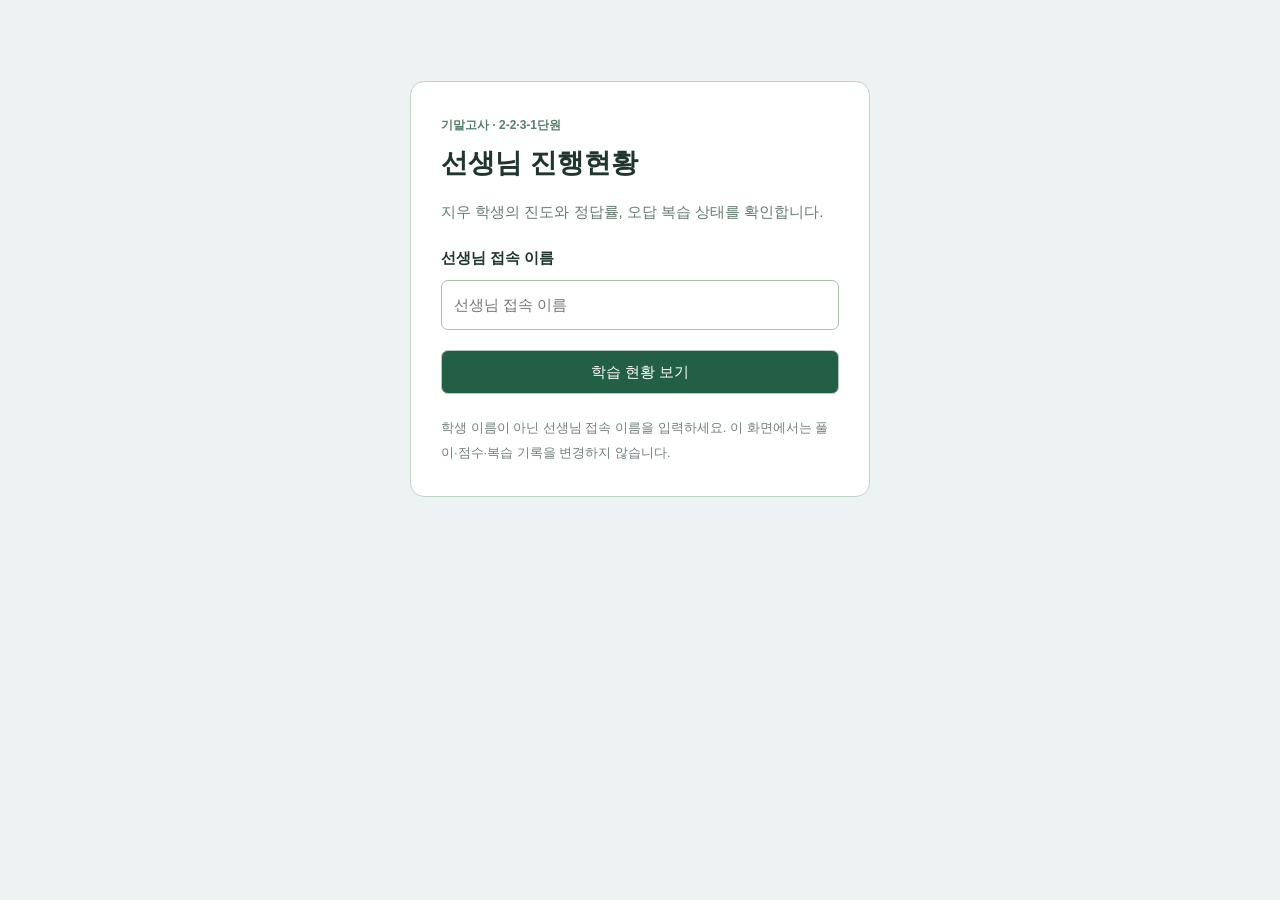
<file: teacher.html>
<!doctype html><html lang="ko"><head><meta charset="utf-8"><meta name="viewport" content="width=device-width,initial-scale=1"><title>선생님 진행현황</title><link rel="stylesheet" href="assets/teacher.css?v=1611078019ae"><script defer src="student-settings.js?v=1d8c1198e5fe"></script><script defer src="data/teacher-catalog.js?v=21b6f5d6ecd9"></script><script defer src="assets/question-patches.js?v=6f0aec9bf44c"></script><script defer src="assets/daily-homework.js?v=9d934da71016"></script><script defer src="assets/daily-homework-admin.js?v=181c398f60d0"></script><script defer src="assets/attempt-state.js?v=74ac4b62f41f"></script><script defer src="assets/teacher-model.js?v=929a41aec93e"></script><script defer src="assets/socratic-pilot.js?v=7df24487ada8"></script><script defer src="assets/socratic-view.js?v=da1a64e8d059"></script><script defer src="assets/teacher.js?v=5f01846ce17a"></script></head><body data-page="teacher"><main id="app"><p>학습 현황을 준비하고 있습니다.</p></main><noscript>기록을 확인하려면 자바스크립트를 켜 주세요.</noscript></body></html>
</file>
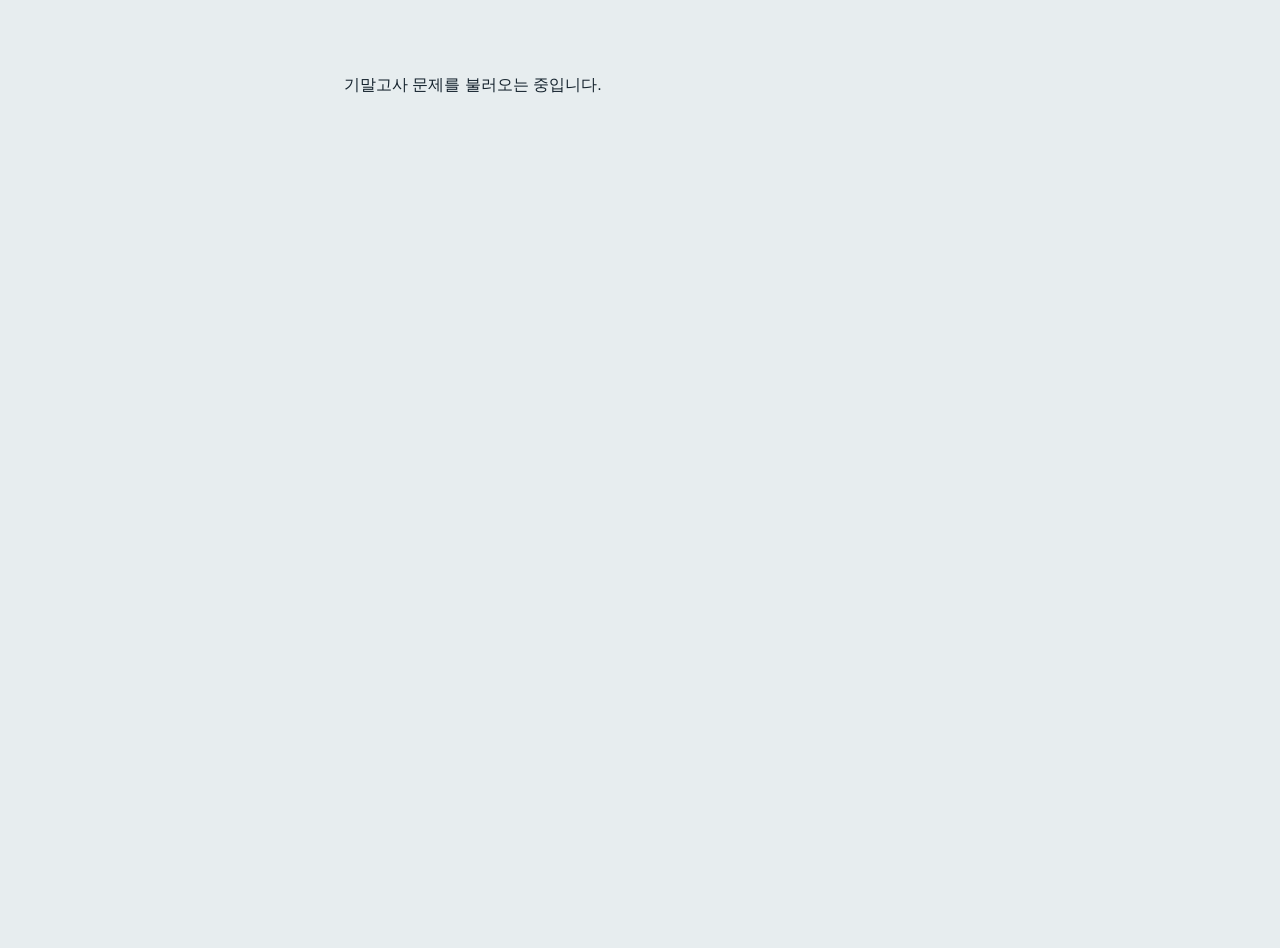
<file: traps.html>
<!doctype html><html lang="ko"><head><meta charset="utf-8"><meta name="viewport" content="width=device-width,initial-scale=1"><meta http-equiv="refresh" content="0;url=index.html?mode=trap"><title>기말고사 · 2-2단원</title></head><body><p><a href="index.html?mode=trap">2-2단원 기말고사 학습으로 이동</a></p></body></html>
</file>
<file: assets/homework.css>
:root{
    --paper:#E7EDEF;--sheet:#FFFFFF;--ink:#15232E;--ink-soft:#5D7180;--line:#CBD8DE;
    --accent:#0F6E62;--accent-soft:#DCEDE9;--wrong:#A6382C;--wrong-soft:#F6E1DD;--radius:3px;
  }
  *{box-sizing:border-box}
  html,body{margin:0;padding:0;height:100%}
  body{background:var(--paper);color:var(--ink);position:relative;isolation:isolate;
       font-family:"Pretendard","Apple SD Gothic Neo","Malgun Gothic","맑은 고딕",sans-serif;
       font-size:16px;line-height:1.6;-webkit-text-size-adjust:100%}
  .wrap{max-width:640px;margin:0 auto;padding:0 18px 48px;min-height:100%}
  .serif{font-family:"Nanum Myeongjo","Apple SD Gothic Neo",Batang,serif}
  .screen{display:none}.screen.on{display:block}
  #q-timer{display:inline-block;min-width:2.5em;text-align:center;background:var(--sheet);border:1px solid var(--line);border-radius:6px;padding:3px 8px;font-weight:700}
  #scr-q{background:var(--paper)}
  .time-backdrop{display:none;position:fixed;inset:0;z-index:-1;pointer-events:none}
  body[data-time-stage] .time-backdrop{display:block;animation:time-background-pulse 1.2s ease-in-out infinite}
  body[data-time-stage="yellow"] .time-backdrop{background:rgba(255,204,0,.13);box-shadow:inset 0 0 90px 20px rgba(255,195,0,.55)}
  body[data-time-stage="red"] .time-backdrop{background:rgba(239,57,45,.13);box-shadow:inset 0 0 90px 24px rgba(239,57,45,.6);animation-duration:.8s}
  body[data-time-stage="deep-red"] .time-backdrop{background:rgba(133,0,23,.16);box-shadow:inset 0 0 100px 28px rgba(133,0,23,.7);animation-duration:.7s}
  @keyframes time-background-pulse{0%,100%{opacity:.15}50%{opacity:1}}
  @media(prefers-reduced-motion:reduce){body[data-time-stage] .time-backdrop{animation:none;opacity:1}}
  .set-loading-status{position:fixed;bottom:20px;left:50%;transform:translateX(-50%);z-index:100;max-width:calc(100% - 32px);padding:12px 18px;border-radius:8px;background:var(--ink);color:#fff;box-shadow:0 4px 20px #15232e33;font-size:14px;text-align:center}

  /* 시작 */
  header{padding:48px 0 22px;border-bottom:2px solid var(--ink)}
  h1{font-size:clamp(26px,5vw,36px);margin:0 0 8px;letter-spacing:-.02em;font-weight:700}
  header p{margin:0;color:var(--ink-soft);font-size:14.5px}
  .uid{margin-top:14px;font-size:13px;color:var(--ink-soft)}
  .uid b{font-family:ui-monospace,Menlo,monospace;letter-spacing:.08em;color:var(--ink);background:#fff;
         border:1px solid var(--line);padding:2px 8px;border-radius:var(--radius)}
  .sets{margin-top:24px;display:flex;flex-direction:column;gap:26px}
  .cat{display:flex;flex-direction:column;gap:18px}
  .cat > h2{font-size:19px;font-weight:700;margin:0;padding-bottom:8px;border-bottom:2px solid var(--ink);letter-spacing:-.01em}
  .grp h3{font-size:14.5px;font-weight:600;margin:0 0 8px;padding-left:12px;border-left:3px solid var(--accent)}
  .chap{margin:6px 0 0 12px}
  .chap-btn{display:flex;align-items:center;gap:10px;width:100%;text-align:left;font:inherit;color:inherit;cursor:pointer;
            background:#fff;border:1px solid var(--line);border-radius:var(--radius);padding:10px 12px}
  .chap-btn:hover{border-color:var(--accent)}
  .chap-btn .arrow{width:14px;color:var(--ink-soft);font-size:12px}
  .chap-btn .nm{font-weight:600}
  .chap-btn .cnt{font-size:12.5px;color:var(--ink-soft)}
  .chap-btn .acc{margin-left:auto;font-size:13px;font-variant-numeric:tabular-nums;color:var(--ink-soft)}
  .chap-btn .acc.good{color:var(--accent);font-weight:600}
  .chap-btn .acc.bad{color:var(--wrong);font-weight:600}
  .chap-body{display:none;padding:8px 0 4px 6px}
  .chap.open .chap-body{display:block}
  .chap.open .arrow{transform:rotate(90deg)}
  .grp .tiles{display:grid;grid-template-columns:repeat(4,1fr);gap:8px}
  @media (max-width:520px){.grp .tiles{grid-template-columns:repeat(2,1fr)}}
  .set{background:var(--sheet);border:1px solid var(--line);border-radius:var(--radius)}
  .set.live{border-color:var(--accent)}
  .set-main{display:flex;flex-direction:column;align-items:flex-start;gap:6px;padding:14px 14px 12px;cursor:pointer;text-align:left;
            font:inherit;color:inherit;width:100%;background:none;border:0}
  .set-main:hover .t{color:var(--accent)}
  .set-new{display:block;width:100%;background:none;border:0;border-top:1px dashed var(--line);
           padding:7px 12px;font:inherit;font-size:12px;color:var(--ink-soft);cursor:pointer;text-align:left;line-height:1.4}
  .set-new:hover{color:var(--wrong)}
  .set-new.retry{color:var(--accent);font-weight:600}
  .set .t{font-size:17px;font-weight:600}
  .set .d{font-size:13.5px;color:var(--ink-soft);margin-top:2px}
  .set .n{font-size:12px;color:var(--ink-soft);white-space:nowrap;margin-top:4px}
  .set .n b{display:block;font-size:18px;color:var(--ink);font-weight:600;line-height:1.1}
  .set.live .n b{color:var(--accent)}
  .act.warn{border-color:var(--wrong);color:var(--wrong)}

  /* 풀이 */
  .top{display:flex;align-items:center;gap:12px;padding:20px 0 14px;border-bottom:1px solid var(--line);font-size:13.5px;color:var(--ink-soft)}
  .top .part{font-weight:600;color:var(--ink)}
  .top .cnt{margin-left:auto;font-variant-numeric:tabular-nums}
  .top .timer{font-family:ui-monospace,Menlo,monospace;font-variant-numeric:tabular-nums;min-width:52px;text-align:right;color:var(--ink)}
  .prog{height:3px;background:var(--line);margin-bottom:26px}
  .prog i{display:block;height:100%;background:var(--accent);width:0;transition:width .25s}

  .sent{font-size:20px;line-height:1.75;letter-spacing:-.01em;margin:0}
  .passage{margin:0 0 18px;padding:14px 16px;background:#fff;border:1px solid var(--line);border-radius:var(--radius);font-size:16px;line-height:1.85;white-space:pre-line}
  .lines{margin:0 0 18px;padding:12px 14px;background:#fff;border:1px solid var(--line);border-radius:var(--radius)}
  .lines b{display:block;font-family:"Pretendard","Apple SD Gothic Neo",sans-serif;font-size:12px;color:var(--ink-soft);font-weight:600;margin-bottom:8px}
  .ln{display:grid;grid-template-columns:minmax(22px,auto) 1fr;gap:4px 8px;padding:8px 0;border-top:1px dashed var(--line)}
  .ln:first-of-type{border-top:0}
  .ln .no{color:var(--accent);font-weight:700;font-size:14px;padding-top:3px;white-space:nowrap}
  .ln .orig{font-family:"Nanum Myeongjo","Apple SD Gothic Neo",Batang,serif;font-size:16.5px;line-height:1.7}
  .ln .easy{grid-column:2;font-size:14.5px;line-height:1.6;color:#1E4A44;background:#EEF4F3;padding:6px 10px;border-radius:var(--radius)}
  .ln .easy::before{content:"→ ";color:var(--accent);font-weight:700}
  .ln.focus .orig{background:#FFF3C4;box-shadow:0 0 0 4px #FFF3C4;border-radius:2px}
  .ln.focus .no{color:#8A5F0C}
  .ln.dim .orig,.ln.dim .easy{opacity:.55}
  .passage mark{background:#FFF3C4;padding:0 2px;border-radius:2px}
  .same{font-size:12.5px;color:var(--accent);font-weight:600;margin:-6px 0 10px}
  .evi{font-size:13px;color:var(--ink-soft);margin:-8px 0 10px}
  .phase{margin:0 0 16px;padding:10px 14px;background:var(--ink);color:#fff;border-radius:var(--radius);font-size:14px}
  .phase b{color:#A9C7C1;margin-right:8px}
  .passage .sn{cursor:pointer;border-radius:2px;padding:1px 0}
  .passage .sn:hover{background:#F1EBD2}
  .passage .sn.chosen{background:#FFF3C4;box-shadow:0 0 0 3px #FFF3C4}
  .ln.pick{cursor:pointer}
  .ln.pick:hover .orig{background:#F1EBD2}
  .ln.chosen .orig{background:#FFF3C4;box-shadow:0 0 0 4px #FFF3C4;border-radius:2px}

  .note{margin:-8px 0 18px;padding:12px 14px;background:#EEF4F3;border-left:3px solid var(--accent);border-radius:var(--radius);font-size:15px;line-height:1.7;white-space:pre-line}
  .note b{display:block;font-size:12px;color:var(--accent);font-weight:600;margin-bottom:4px}
  .passage b{display:block;font-family:"Pretendard","Apple SD Gothic Neo",sans-serif;font-size:12px;color:var(--ink-soft);font-weight:600;margin-bottom:6px}
  .picks.col{flex-direction:column;gap:8px}
  .picks.col .pick{text-align:left;font-size:16px;padding:13px 16px;line-height:1.5}
  .ask{margin:22px 0 8px;font-size:13px;color:var(--ink-soft)}
  .pairbox{margin:12px 0 0;padding:14px 16px;border:1px solid var(--line);border-radius:var(--radius);background:#FBFCFC}
  .pairbox + .pairbox{margin-top:10px}
  .pairbox .lbl{font-size:12.5px;color:var(--ink-soft);font-weight:600;margin-bottom:6px}
  .pairbox .txt{font-family:"Nanum Myeongjo","Apple SD Gothic Neo",Batang,serif;font-size:18px;line-height:1.7;margin-bottom:10px}
  .pairbox .pool{background:#fff}
  .claim{padding:12px 14px;background:#F4F8F8;border-left:3px solid var(--ink-soft);font-size:18px;line-height:1.65}
  .hint{margin-top:10px;padding:9px 12px;background:#FFF8E6;border:1px solid #F0DFA8;border-radius:var(--radius);font-size:14px;line-height:1.55;color:#5A4A1A}
  .hint b{font-weight:600;margin-right:6px}
  .picks{display:flex;gap:10px;margin-top:10px}
  .pick{flex:1;font:inherit;font-size:18px;padding:16px 10px;border:1px solid var(--line);background:#fff;
        color:var(--ink);border-radius:var(--radius);cursor:pointer}
  .pick:hover{border-color:var(--accent)}
  .pick[aria-pressed="true"]{background:var(--ink);color:#fff;border-color:var(--ink)}
  .pick:disabled{cursor:default;opacity:.85}

  .pool{display:flex;gap:8px;flex-wrap:wrap;margin:10px 0 12px;min-height:50px;padding:6px;border:1px dashed var(--line);border-radius:var(--radius)}
  .pool:empty::after{content:"조각을 모두 옮겼습니다";color:var(--ink-soft);font-size:13px;padding:10px}
  .chip{font-size:16px;padding:9px 14px;background:#fff;border:1px solid var(--ink);border-radius:var(--radius);cursor:pointer;user-select:none}
  .chip.sel{background:var(--ink);color:#fff}
  .zones{display:flex;gap:10px;flex-wrap:wrap}
  .zone{flex:1 1 180px;min-height:72px;border:1px solid var(--line);border-radius:var(--radius);padding:8px 10px;background:#FBFCFC;display:flex;flex-direction:column;gap:6px;cursor:pointer}
  .zone > b{font-size:12.5px;font-weight:600;color:var(--ink-soft)}
  .zone .chip{align-self:flex-start}
  .hint{font-size:12.5px;color:var(--ink-soft);margin-top:6px}

  .act{font:inherit;font-size:16px;padding:13px 24px;border-radius:var(--radius);cursor:pointer;border:1px solid var(--ink)}
  .primary{background:var(--ink);color:#fff}
  .ghost{background:transparent;color:var(--ink)}
  .act:disabled{opacity:.4;cursor:default}
  .row-act{display:flex;justify-content:flex-end;gap:10px;margin-top:22px}

  .fb{display:none;margin-top:22px;padding:14px 16px;border-radius:var(--radius);font-size:15px;line-height:1.6}
  .fb.ok{display:block;background:var(--accent-soft);color:#0B4A42}
  .fb.no{display:block;background:var(--wrong-soft);color:#7E2A20}
  .fb b{display:block;font-size:16px;margin-bottom:4px}
  .fb .sec{font-size:13px;opacity:.75;margin-top:6px}

  /* 결과 */
  .result{margin-top:28px;background:var(--ink);color:#fff;border-radius:var(--radius);padding:26px 22px}
  .result h2{margin:0 0 14px;font-size:16px;font-weight:600;color:#A9C7C1}
  .score{font-size:54px;line-height:1;letter-spacing:-.02em}
  .score small{font-size:20px;color:#8FAAB3}
  .meta{margin-top:10px;font-size:14px;color:#C9DBD7}
  .rows{margin-top:20px;border-top:1px solid #33454F;padding-top:12px}
  .row{display:flex;align-items:center;gap:12px;padding:6px 0;font-size:14.5px}
  .row .nm{flex:1 1 auto}
  .row .track{flex:0 0 100px;height:6px;background:#33454F;border-radius:99px;overflow:hidden}
  .row .fill{height:100%;background:#6FCBB9}
  .row .val{flex:0 0 52px;text-align:right;font-variant-numeric:tabular-nums;color:#C9DBD7}
  .wrongs{margin-top:22px}
  .wrongs h3{font-size:14px;color:var(--ink-soft);font-weight:600;margin:0 0 8px}
  .wr{background:#fff;border:1px solid var(--line);border-left:3px solid var(--wrong);border-radius:var(--radius);padding:10px 14px;margin-bottom:8px;font-size:14.5px}
  .wr .s{font-size:16px;margin-bottom:3px}
  .wr .w{color:var(--ink-soft);font-size:13.5px}
  .sync{font-size:12.5px;color:var(--ink-soft);margin-top:14px}
  .sync.pending{color:var(--wrong)}
  #result .sync{color:#9FB6BD}
  #result .sync.pending{color:#F0A99C}

  :focus-visible{outline:2px solid var(--accent);outline-offset:2px}
  @media (prefers-reduced-motion:reduce){*{transition:none!important}}

  /* 본문 학습: 문장 번호 대신 내용에 집중 */
  .lines.unnumbered .ln{display:block}
  .lines.unnumbered .ln .no{display:none}
  .lines.unnumbered .ln .orig{display:block}
  .lines.unnumbered .ln .easy{margin-top:8px}
  .ln.focus .orig,.passage mark{background:#E8FF00;color:#101800;box-shadow:0 0 0 3px #E8FF00;border-radius:3px;font-weight:700}
  .ln.dim .orig,.ln.dim .easy{opacity:1}
  .vocab-intro h2{font-size:22px;margin:0 0 18px}
  .vocab-card{display:grid;grid-template-columns:100px 1fr;gap:14px;background:#fff;border:1px solid var(--line);padding:16px;margin:10px 0}
  .vocab-card strong{color:var(--accent);font-size:18px}
  .vocab-intro>.act{width:100%;margin-top:18px}
  .vocab-zones{display:grid;grid-template-columns:1fr 1fr;gap:12px}
  .vocab-zones .zone{min-height:125px}
  .vocab-target{border:0;background:transparent;font:inherit;text-align:left;color:var(--ink);padding:4px 0 10px;cursor:pointer;width:100%;font-weight:600}
  .vocab-target:disabled{color:var(--ink)}
  .vocab-progress{color:var(--accent);font-weight:600}
  .vocab-board .chip{font-family:inherit}
  .vocab-board .chip.sel{outline:3px solid #0F6E62;outline-offset:2px}
  @media(max-width:420px){.vocab-zones{grid-template-columns:1fr}.vocab-zones .zone{min-height:95px}.vocab-card{grid-template-columns:85px 1fr}}

  .top .timer{white-space:nowrap}

  .timer-setting{margin:18px 0 0;padding:12px 14px;background:#fff;border:1px solid var(--line);border-radius:4px;display:flex;align-items:center;gap:8px 14px;flex-wrap:wrap}
  .timer-setting label{display:flex;align-items:center;gap:8px;font-weight:700;cursor:pointer}
  .timer-setting input{width:22px;height:22px;accent-color:var(--accent);cursor:pointer}
  .timer-setting small{flex-basis:100%;color:var(--ink-soft);font-size:12px}
  #time-limit-state{margin-left:auto;font-weight:700;color:var(--accent)}


/* 페이지 이동과 두 유형별 연습 화면 */
[hidden]{display:none!important}
.loading,.load-error{max-width:640px;margin:48px auto;padding:24px}
.load-error a{display:inline-block;margin:12px;color:var(--accent)}
.page-nav{display:flex;flex-wrap:wrap;gap:6px;padding:18px 0 0;font-size:13px}
.page-nav a{padding:8px 10px;color:var(--ink-soft);text-decoration:none;border:1px solid transparent;border-radius:var(--radius)}
.page-nav a:hover{background:#fff;border-color:var(--line)}
.page-nav a[aria-current="page"]{background:var(--ink);color:#fff}
.practice-links{margin:24px 0 6px}
.practice-links h2{font-size:19px;margin:0 0 12px}
.practice-link-grid{display:grid;grid-template-columns:1fr 1fr;gap:12px}
.practice-link-grid a{display:flex;flex-direction:column;gap:9px;background:var(--sheet);color:var(--ink);text-decoration:none;border:1px solid var(--line);border-top:3px solid var(--accent);padding:17px 15px;border-radius:var(--radius)}
.practice-link-grid a:hover{border-color:var(--accent)}
.practice-link-grid strong{font-size:18px}
.practice-link-grid span{font-size:13px;color:var(--ink-soft)}
.practice-link-grid small{font-size:12px;color:var(--accent);font-weight:700}
.practice-filters{margin:24px 0 6px}
.category-pills,.level-tabs{display:flex;flex-wrap:wrap;gap:8px}
.category-pills button,.level-tabs button{font:inherit;font-size:14px;border:1px solid var(--line);border-radius:var(--radius);padding:9px 13px;background:#fff;color:var(--ink);cursor:pointer}
.category-pills button[aria-pressed="true"]{background:var(--accent);border-color:var(--accent);color:#fff;font-weight:700}
.level-tabs{margin-top:18px;padding-top:16px;border-top:1px solid var(--line)}
.level-tabs button[aria-pressed="true"]{border-color:var(--ink);background:var(--ink);color:#fff}
.practice-heading{font-size:21px;margin:0;letter-spacing:-.02em}
.practice-group .tiles{grid-template-columns:repeat(3,minmax(0,1fr))}
.practice-group .set .t{font-size:16px}
.practice-group .set .n{white-space:normal}
.practice-group .set-main{min-height:142px;padding:13px}
.source-label{margin:0 0 12px;font-size:12.5px;color:var(--ink-soft);overflow-wrap:anywhere}
.reference{margin:0 0 18px;border:1px solid var(--line);background:#fff;border-radius:var(--radius)}
.reference summary{cursor:pointer;padding:11px 14px;font-size:14px;color:var(--accent);font-weight:700}
.reference .passage{border:0;border-top:1px solid var(--line);margin:0}
.picks.numbered{counter-reset:answer}
.picks.numbered .pick{counter-increment:answer;display:flex;align-items:baseline;gap:10px;text-align:left}
.picks.numbered .pick::before{content:counter(answer, circled-decimal);font-weight:700;flex:none}
body:not([data-page="legacy"]) .top{flex-wrap:wrap;gap:4px 12px}
body:not([data-page="legacy"]) .top .part{flex-basis:100%;font-size:12px;overflow-wrap:anywhere}
body:not([data-page="legacy"]) .top .cnt{margin-left:0;margin-right:auto}
button:focus-visible,a:focus-visible,summary:focus-visible{outline:3px solid #A37316;outline-offset:3px}
@media(max-width:520px){
  .practice-group .tiles{grid-template-columns:repeat(2,minmax(0,1fr))}
  .practice-link-grid{grid-template-columns:1fr}
  .page-nav{gap:3px;font-size:12px}
  .page-nav a{padding:8px}
  .category-pills button{padding:8px 11px}
}
/* 브라우저의 counter-style 지원과 무관하게 내신 선지 번호를 표시합니다. */
.picks.numbered .pick:nth-child(1)::before{content:"①"}
.picks.numbered .pick:nth-child(2)::before{content:"②"}
.picks.numbered .pick:nth-child(3)::before{content:"③"}
.picks.numbered .pick:nth-child(4)::before{content:"④"}
.picks.numbered .pick:nth-child(5)::before{content:"⑤"}

/* 고급 원고와 실전 풀이로 바로 이동 */
.practice-link-grid a:last-child:nth-child(odd){grid-column:1 / -1}
.advanced-download{display:inline-block;margin-top:14px;font-size:13px;text-decoration:none}

/* 독해 모험: 읽기는 차분하게, 정답 순간은 선명하게 */
.adventure{margin:22px 0;padding:22px;background:linear-gradient(135deg,#153f49,#184f4b);color:#fff;border-radius:16px;box-shadow:0 7px 22px #183d4614}
.adventure-heading{display:flex;justify-content:space-between;gap:12px;align-items:center}.adventure-heading strong{font-size:20px}.xp-label{font-weight:700;color:#ffd67a;font-size:13px;white-space:nowrap}
.wallet{font-size:13px;font-weight:600;margin:10px 0;line-height:1.7}.mastery-track{height:9px;border-radius:10px;background:#ffffff26;overflow:hidden;margin:16px 0 10px}.mastery-track i{height:100%;display:block;background:linear-gradient(90deg,#43d5aa,#f5d476);border-radius:10px;transition:width .4s}
.mastery-copy{font-size:14px;font-weight:700;margin:8px 0}.game-caption{display:block;font-size:12px;line-height:1.6;color:#d3e5e5}
.game-rules{font-size:12px;line-height:1.7;margin:14px 0}.game-rules summary{cursor:pointer;font-weight:600;color:#d3e5e5}.game-rules p{margin:8px 0}
.sound-toggle{font:inherit;font-size:12px;border:1px solid #ffffff45;border-radius:20px;background:transparent;color:#fff;padding:6px 10px;cursor:pointer;margin-right:8px}
.chest-button{font:inherit;font-size:14px;font-weight:700;border:1px solid #ffd477;background:#ffe4a1;color:#59400b;border-radius:10px;padding:10px 15px;cursor:pointer;margin-top:10px}.chest-button:disabled{opacity:.6;cursor:default}.chest-message{font-size:14px;font-weight:700;color:#ffe4a1;margin:8px 0 0;min-height:0}.chest-message:empty{display:none}
.review-lock{background:#ffffff15;border:1px solid #ffffff35;border-radius:10px;padding:16px;margin:14px 0}.review-lock p{font-size:13px;margin:6px 0 12px}.review-lock .act{background:#ffe4a1;color:#59400b;border-color:#ffe4a1}
.game-tools{background:#fff;border:1px solid var(--line);border-radius:12px;padding:14px 16px;margin:-8px 0 20px}.combo-meter{font-weight:800;color:#176d62;font-size:14px}.game-tools .wallet{margin:4px 0 10px;color:var(--ink-soft);font-size:12px}.tool-actions{display:flex;gap:8px;flex-wrap:wrap}.tool-actions .act{font-size:13px;padding:8px 12px;border-radius:8px;background:#f7faf9}.tool-actions .act:disabled{opacity:.45;cursor:default}
.game-hint{background:#fff4bd;border:1px solid #e6c75a;border-radius:12px;padding:16px;margin-bottom:20px;color:#5c4812}.game-hint p{margin:6px 0;font-size:14px}.game-hint small{display:block;font-size:12px}.game-hint[hidden],.hint[hidden]{display:none}
.hint-highlight{background:#ffe16b!important;color:#15232e;box-shadow:0 0 0 2px #ffe16b;border-radius:2px}.ln.dim .hint-highlight{opacity:1}
.answer-reward{font-weight:800;font-size:14px;margin-top:12px;color:var(--accent)}.fb.no .answer-reward{color:var(--wrong)}
.reward-panel h2{font-size:20px;margin:0 0 10px}.reward-panel p{font-size:14px;line-height:1.7}.reward-panel .wallet{color:#d3e5e5}.act:disabled{cursor:default;opacity:.45}
.hit-effect{position:fixed;top:29%;left:50%;pointer-events:none;z-index:80;display:none;width:0;height:0}.hit-effect.playing{display:block}.hit-word{position:absolute;white-space:nowrap;left:0;top:0;transform:translate(-50%,-50%);font-size:clamp(25px,6vw,40px);font-weight:900;color:#0d6d59;text-shadow:0 2px #fff,2px 0 #fff,0 -2px #fff,-2px 0 #fff,0 6px 20px #ffffff;animation:hit-word .8s both}.hit-wrong .hit-word{color:#a44534;font-size:26px}.hit-spark{position:absolute;width:9px;height:9px;background:var(--color);border-radius:3px;animation:spark .7s ease-out both}
@keyframes hit-word{0%{opacity:0;transform:translate(-50%,-50%) scale(.4) rotate(-7deg)}20%{opacity:1;transform:translate(-50%,-50%) scale(1.12) rotate(2deg)}40%{transform:translate(-50%,-50%) scale(1)}75%{opacity:1}100%{opacity:0;transform:translate(-50%,-100%) scale(1.02)}}
@keyframes spark{0%{opacity:1;transform:rotate(var(--angle)) translateX(5px) scale(1.3)}100%{opacity:0;transform:rotate(var(--angle)) translateX(var(--distance)) rotate(120deg) scale(.1)}}
@keyframes impact-good{0%{transform:scale(.97)}35%{transform:scale(1.025);box-shadow:0 0 0 5px #36c49435}100%{transform:scale(1);box-shadow:none}}
@keyframes impact-wrong{0%,100%{transform:translateX(0)}25%{transform:translateX(-5px)}65%{transform:translateX(5px)}}
@keyframes chest-open{0%{box-shadow:0 0 0 0 #ffcf62}50%{box-shadow:0 0 0 6px #ffcf6250}100%{box-shadow:0 0 0 0 transparent}}
.impact-good{animation:impact-good .35s ease-out}.impact-wrong{animation:impact-wrong .25s ease-out}.chest-open{animation:chest-open .5s ease-out}
@media(max-width:520px){.adventure{padding:18px}.adventure-heading strong{font-size:18px}.game-tools{padding:12px}.top{flex-wrap:wrap;gap:6px}.top .part{flex-basis:100%}.top .cnt{margin-left:0}.top .timer{margin-left:auto}.row-act{flex-wrap:wrap}.reward-panel h2{font-size:19px}}
@media(prefers-reduced-motion:reduce){.hit-effect.playing{display:none}.impact-good,.impact-wrong,.chest-open{animation:none}.mastery-track i{transition:none}}
.row-act{flex-wrap:wrap}.row-act .act{white-space:nowrap;padding:12px 17px;font-size:14px}
.tool-actions .act{color:var(--ink)}.tool-actions .act:disabled{opacity:1;background:#f2f5f5;color:#71828a;border-color:#cbd8de}
.mastery-badge{font-size:12px;color:#ffe4a1;font-weight:700;margin:0 0 8px}.set-mastered{color:var(--accent);font-size:12px;font-weight:700}
@media(max-width:520px){.row-act .act{flex:1 1 140px}.tool-actions .act{flex:1;font-size:12px}}

.pick.answer-correct,.pick.answer-correct[aria-pressed="true"]{background:#d4f3e4;color:#09593c;border:2px solid #229e6c;box-shadow:0 0 0 3px #36c49420;opacity:1}
.pick.answer-wrong,.pick.answer-wrong[aria-pressed="true"]{background:#ffe0db;color:#8d2e24;border:2px solid #c25b4c;opacity:1}
.hit-effect.playing::before{content:"";position:absolute;left:0;top:0;width:140px;height:140px;border:3px solid #2ac38b66;border-radius:50%;animation:hit-ring .55s ease-out both}.hit-wrong.playing::before{border-color:#d5776666}
@keyframes hit-ring{0%{opacity:1;transform:translate(-50%,-50%) scale(.3)}100%{opacity:0;transform:translate(-50%,-50%) scale(1.7)}}
@media(prefers-reduced-motion:reduce){.hit-effect.playing{display:block}.hit-word{animation:none;opacity:1;transform:translate(-50%,-50%)}.hit-spark,.hit-effect.playing::before{display:none}}
/* 문제를 다 읽고 답을 고르는 위치에서 도움을 쓸 수 있습니다. */
.game-tools{margin:20px 0 12px}.game-hint{margin:0 0 18px}.chest-area{margin-top:16px;padding:16px;border:1px solid #ffd47766;border-radius:12px;background:#ffffff0b}.chest-heading{font-size:17px;display:block}.chest-help{font-size:13px!important;color:#dcebea;line-height:1.6;margin:6px 0!important}.chest-area .chest-button{width:100%;margin-top:8px;padding:13px;font-size:15px}.chest-area .chest-button:disabled{opacity:1;background:#d9d5bc;color:#5a594f;border-color:#c1bea9}
.auto-next-countdown{display:flex;align-items:center;gap:7px;padding:10px 12px;margin:16px 0 0;background:#fff;border:1px solid var(--line);border-radius:8px;font-size:13px;color:var(--ink)}.auto-next-countdown strong{display:inline-grid;place-items:center;min-width:30px;height:30px;border-radius:50%;background:var(--accent);color:#fff;font-size:17px}.fb.no .auto-next-countdown strong{background:var(--wrong)}
.choice-verdict{display:block;font:700 12px/1.5 "Pretendard","Apple SD Gothic Neo",sans-serif;margin-bottom:7px;letter-spacing:0}.verdict-good{color:#087947}.verdict-wrong{color:#ac3a30}.choice-original,.ox-correction-copy{display:block}.choice-reason{display:block;font-size:13px;line-height:1.65;color:#334d57;border-top:1px dashed #aebdc5;margin-top:12px;padding-top:9px;font-weight:400}.pick.choice-reviewed{opacity:1;background:#f8faf9;color:var(--ink);padding:14px 16px;animation:review-arrive .32s ease-out both;animation-delay:var(--review-delay,0ms)}.pick.choice-reviewed.answer-correct{background:#e0f7e9}.pick.choice-reviewed.answer-wrong{background:#fff0ec}
.correction-diff{display:block;line-height:1.85}.correction-diff del{color:#ab3029;text-decoration:line-through;text-decoration-thickness:2px;background:#ffe0da;border-radius:3px;padding:0 1px}.correction-diff ins{color:#075c3b;text-decoration:none;background:#aeeac8;border-radius:3px;padding:1px 3px;box-decoration-break:clone;-webkit-box-decoration-break:clone;animation:correction-pop .65s ease-out both;animation-delay:var(--reveal-delay,0ms);font-weight:700}.diff-arrow{display:block;font-size:11px;font-weight:700;color:#57726b;line-height:1.7;margin:6px 0}.correction-label{display:block;color:#63776d;font-size:11px;margin-top:6px;font-weight:400}.claim-reviewed{border-color:#dca26b;background:#fffaf0}.correct-claim{background:#baf0cf;color:#075c3b}.claim-reviewed .choice-verdict{margin-bottom:9px}.numbered .pick.choice-reviewed:before{align-self:start}
@keyframes correction-pop{0%{background:#ffe590;opacity:.35;box-shadow:0 0 0 3px #ffe59055}65%{background:#aeeac8;opacity:1}100%{opacity:1}}
@keyframes review-arrive{from{opacity:.4;transform:translateY(4px)}to{opacity:1;transform:translateY(0)}}
@media(prefers-reduced-motion:reduce){.pick.choice-reviewed,.correction-diff ins{animation:none}}
/* 하단 도움 영역은 선지와 겹치지 않는 하나의 독립된 카드입니다. */
.question-help{display:flow-root;width:100%;margin:24px 0 18px;padding:0;background:#fff;border:1px solid #b8cdd0;border-radius:14px;overflow:hidden;clear:both;isolation:isolate;box-shadow:0 3px 10px #173c4808}
.question-help .game-tools{display:block;margin:0;padding:17px 18px;border:0;border-radius:0;background:transparent;width:100%}.tools-heading{display:block;font-size:17px;line-height:1.5;color:#153e47;margin-bottom:5px}.question-help .combo-meter{font-size:12px;color:#38645e;font-weight:600}.question-help .wallet{font-size:13px;line-height:1.7;color:#354d58;margin:7px 0 13px}.question-help .tool-actions{display:grid;grid-template-columns:minmax(0,1fr) minmax(0,1fr);gap:10px}.question-help .tool-actions .act{width:100%;min-height:46px;margin:0;padding:11px 8px;font-size:14px;font-weight:700;color:#174e45;background:#edf8f2;border-color:#89b9a7;white-space:normal;line-height:1.5}.question-help .tool-actions .act:disabled{background:#f1f4f5;border-color:#cad5d9;color:#657984;opacity:1}.question-help .game-hint{margin:0 16px 16px;padding:16px 17px;background:#fff6ce;border:1px solid #dec778;border-radius:10px;color:#463711;overflow-wrap:anywhere;font-size:15px;line-height:1.8}.question-help .game-hint strong{font-size:16px}.question-help .game-hint p{font-size:15px;line-height:1.8;margin:8px 0}.question-help .game-hint small{font-size:12px;line-height:1.7;color:#60522b}
.choice-review-content{display:block;min-width:0;width:100%;overflow-wrap:anywhere}.picks.numbered .pick.choice-reviewed{align-items:flex-start}.auto-next-countdown{justify-content:center;line-height:1.5}
@media(max-width:420px){.question-help .game-tools{padding:16px 14px}.question-help .game-hint{margin:0 12px 12px;padding:14px}.question-help .tool-actions{gap:8px}.question-help .tool-actions .act{font-size:13px}.auto-next-countdown{font-size:12px}}
.hint-reading-title{display:block;margin-top:14px;font-size:13px!important;color:#64501b}.hint-excerpt{margin:7px 0 12px;padding:10px 12px;background:#fffdf2;border-left:3px solid #caa647;font-size:14px;line-height:1.8}.hint-excerpt mark{background:#ffe894;color:#3d320f;padding:1px 2px;box-decoration-break:clone;-webkit-box-decoration-break:clone}
.timer-setting{display:none!important}
.passage{white-space:normal}.reading-source{display:block;min-width:0}.reading-source+.reading-source{border-top:1px solid #d5e0e3;margin-top:24px;padding-top:20px}.reading-source .reading-label{display:block;margin:0 0 10px!important;font-size:12px;line-height:1.7;color:#4d6e7d;font-weight:700}.reading-paragraph{display:block;white-space:pre-line;margin:0;line-height:1.9}.reading-paragraph+.reading-paragraph{margin-top:1.25em}.structured-reading{white-space:normal!important}.structured-reading>.reading-source{margin-top:12px}.structured-reading>.reading-source+.reading-source{margin-top:23px;padding-top:17px}.structured-reading .reading-paragraph{line-height:1.9}
.correction-diff{display:inline;line-height:1.9}.correction-diff del,.correction-diff ins{word-break:keep-all}.correction-diff ins{margin-left:3px}.correction-diff .diff-same{background:none;color:inherit;font-weight:inherit}
.reward-heading{display:block;font-size:13px;margin:0 0 8px}.reward-chips{display:flex;gap:7px;flex-wrap:wrap}.reward-chips>span{display:inline-block;background:#fff;border:1px solid #9ccbb4;border-radius:8px;padding:6px 10px;font-size:14px;font-weight:800;color:#126344}.reward-chips .xp-chip{background:#e4f4ff;border-color:#93bde0;color:#22577d}.reward-chips .hint-chip{background:#fff4c6;border-color:#d9bd66;color:#71550c}.reward-chips .level-chip{background:#eae5ff;border-color:#bca7eb;color:#6743a2}.reward-note{display:block;line-height:1.7;color:#526d62;font-size:12px;margin-top:8px;font-weight:400}.hit-rewards{display:block;text-align:center;font-size:14px;font-weight:800;line-height:1.8;color:#245e4c;max-width:calc(100vw - 24px);white-space:normal}.hit-word{line-height:1.3}
.auto-next-countdown{flex-direction:column;gap:3px;padding:9px 12px}.auto-next-line{display:flex;align-items:center;justify-content:center;gap:7px}.auto-next-rewards{display:block;text-align:center;font-size:12px;font-weight:700;color:#17654e;line-height:1.7}.fb.no .auto-next-rewards{color:#9c4538}
.auto-next-countdown{pointer-events:auto;gap:7px}.auto-next-pause{min-height:42px;padding:8px 18px;border:1px solid #6e928b;border-radius:7px;background:#edf5f2;color:#164f43;font:inherit;font-size:14px;font-weight:700;cursor:pointer}.auto-next-pause:hover{background:#dcece6}.auto-next-pause:focus-visible{outline:3px solid var(--accent);outline-offset:2px}.auto-next-countdown.is-paused{border-color:var(--accent);background:#f4faf6}.auto-next-countdown.is-paused .auto-next-line{font-weight:700;color:#245c4b}

.correction-diff ins::before{content:"→ ";font-weight:800;color:#167b52}
@keyframes correction-pop{0%{background:#ffe590;opacity:1;box-shadow:0 0 0 3px #ffe59055}65%,100%{background:#aeeac8;opacity:1}}

/* 정답 판단 뒤 별도의 근거 찾기 30초 단계 */
.evidence-task{padding:18px;margin:16px 0;background:#eef7f4;border:2px solid #327e69;border-radius:12px;scroll-margin-top:16px;color:#1c463a;overflow-wrap:anywhere}.evidence-task>strong{font-size:19px}.evidence-task p{font-size:14px;line-height:1.65;margin:10px 0 0}.evidence-task .evidence-claim{background:#fff;padding:12px;border-radius:7px;font-weight:600}.evidence-task small{display:block;margin-top:9px}.evidence-task .evidence-status{font-weight:700}.evidence-reading .reading-paragraph{display:flex;flex-direction:column;gap:8px}.evidence-sentence{display:block;width:100%;text-align:left;font:inherit;font-size:17px;line-height:1.9;color:var(--ink);border:1px solid #c4d5ce;border-radius:7px;padding:11px 13px;background:#fff;cursor:pointer;overflow-wrap:anywhere;transition:background .15s,border-color .15s}.evidence-sentence:hover:enabled{background:#edf7f0;border-color:#328567}.evidence-sentence:focus-visible{outline:3px solid #257452;outline-offset:3px}.evidence-sentence.evidence-rejected{background:#fff0ed;border-color:#cb6b5d;color:#985046}.evidence-sentence.evidence-correct{background:#d2f4d9;border-color:#25824b;color:#155132;opacity:1}.evidence-sentence.evidence-chosen{box-shadow:inset 4px 0 #218347}.evidence-sentence:disabled{cursor:default}.evidence-complete{background:#e7f8eb;border-color:#238750}.evidence-expired{background:#fff1e8;border-color:#ad5836}.evidence-timer:after{content:' 근거';font-size:12px}.evidence-enter{animation:evidence-arrive .35s ease-out both}@keyframes evidence-arrive{from{transform:translateY(8px);background:#c7f3d4}to{transform:none;background:#eef7f4}}@media(prefers-reduced-motion:reduce){.evidence-enter{animation:none}.evidence-sentence{transition:none}}@media(max-width:420px){.evidence-task{padding:14px}.evidence-task>strong{font-size:17px}.evidence-sentence{font-size:16px;padding:10px 11px}}
#q-timer.evidence-timer{position:fixed;top:12px;right:max(16px,calc((100vw - 720px)/2));z-index:75;background:#fff;border:2px solid #327e69;box-shadow:0 2px 12px #173f3022;text-align:center;color:#174c39;padding:7px 10px}
.evidence-highlight{background:#fff09a;color:#193e30;padding:1px 2px;box-decoration-break:clone;-webkit-box-decoration-break:clone;border-radius:3px}.evidence-sentence.evidence-correct{background:#fffef5;border-color:#b9cbaa;color:var(--ink)}.evidence-explanation{margin:18px 0 24px;border:1px solid #bed0c3;border-radius:10px;overflow:hidden;background:#fff;scroll-margin-top:70px;color:var(--ink);line-height:1.8;font-size:15px}.evidence-explanation>div{padding:17px}.evidence-explanation>div+div{border-top:1px solid #d9e3db}.evidence-explanation strong{font-size:16px}.evidence-explanation blockquote{margin:12px 0;padding:12px 14px;border-left:3px solid #a8c8ae;background:#f8faf5;white-space:pre-line}.evidence-explanation p{margin:10px 0 0;overflow-wrap:anywhere}.evidence-explanation small{display:block;font-size:12px;color:#4e6458}.evidence-reject-explanation{background:#fff6f2}.evidence-reject-explanation>strong{color:#913d2f}.evidence-explanation .evidence-rejected-quote{border-color:#d5a394;background:#fff;color:#71544b}.evidence-correct-explanation{background:#fbfff9}.evidence-reason{font-weight:500}.evidence-chosen{outline:2px solid #3e8e59;outline-offset:2px}
#q-timer.evidence-clock-paused{background:#f3f6f5;border-color:#81988b;color:#476254}#q-timer.evidence-clock-paused:after{content:' 멈춤'}.evidence-return{margin-top:14px;min-height:44px;white-space:normal}
.result-breakdown{margin:20px 0;padding:16px;background:#f7faf8;border:1px solid #d4e1da;border-radius:10px}.result-breakdown h3{margin:0 0 12px;font-size:15px}.outcome-totals{display:grid;grid-template-columns:repeat(3,minmax(0,1fr));gap:8px}.outcome-total{padding:12px 8px;border-radius:7px;text-align:center;background:#fff;border:1px solid #d2ded8}.outcome-total span{display:block;font-size:12px}.outcome-total strong{display:block;font-size:20px;margin-top:5px}.outcome-correction-summary{font-size:13px;line-height:1.7;margin:12px 0 0;color:#5c496e}.outcome-badges{display:flex;flex-wrap:wrap;gap:6px;margin:0 0 10px}.outcome-badge{display:inline-block;border-radius:5px;padding:4px 8px;font-size:12px;font-weight:700;line-height:1.5}.outcome-badge.outcome-answer{background:#fbe6e2;color:#8d352c}.outcome-badge.outcome-evidence{background:#fff0d4;color:#7e4c0b}.outcome-badge.outcome-corrected{background:#ece6f7;color:#61417d}.outcome-badge.outcome-timeout{background:#edf0f3;color:#4e5a65}.outcome-total.outcome-answer strong{color:#9b3d31}.outcome-total.outcome-evidence strong{color:#8b570e}.outcome-total.outcome-correct strong{color:#24623e}.wr .wrong-answer-status,.wr .wrong-evidence-status,.wr .wrong-correction-note{font-size:13px;line-height:1.7;margin:8px 0;overflow-wrap:anywhere}.wr blockquote{margin:7px 0 12px;padding:10px 12px;border-left:3px solid #c6b3aa;background:#faf5f2;font-size:14px;line-height:1.8;overflow-wrap:anywhere}.wr .wrong-corrected-evidence{border-color:#b8a4d1;background:#f6f2fb}.wrong-detail-label{display:block;font-size:12px;color:#5b6770;font-weight:700;margin-top:12px}.wrong-reason{border-top:1px dashed #ccd8d1;padding-top:10px;font-size:13px;line-height:1.8;color:#425b4d}.review-origin{padding:12px 14px;margin:12px 0;background:#fffaf2;border:1px solid #decdb1;border-radius:8px}.review-origin>strong{display:block;font-size:12px;margin-bottom:8px}.review-origin .outcome-badges{margin:0}@media(max-width:420px){.result-breakdown{padding:12px}.outcome-totals{gap:5px}.outcome-total{padding:10px 4px}.outcome-total strong{font-size:18px}.outcome-total span{font-size:11px}}
.result .result-breakdown{color:var(--ink)}.result .result-breakdown h3,.result .outcome-total span{color:var(--ink)}

/* Five-choice questions keep the reading and answer in separate, adjacent areas. */
.question-context,.question-reading,.question-answer{min-width:0}
.question-reading{overscroll-behavior-y:contain;scrollbar-gutter:stable;overflow:auto;border:1px solid var(--line);border-radius:10px;background:var(--sheet);scroll-padding:16px}
.question-reading:focus-visible{outline:3px solid var(--accent);outline-offset:3px}
.question-reading>.passage,.question-reading>.lines,.question-reading>.note{margin:0;border:0;border-radius:0;padding:20px 22px}
.question-answer>.sent{margin:0 0 18px!important;font-size:19px}
.question-answer>.picks{margin-top:0}
.question-answer>.evidence-task{margin-top:0}
.question-context:empty{display:none}
.answer-evidence-label{font:700 13px/1.7 "Pretendard","Apple SD Gothic Neo",sans-serif;color:#53600d;background:#fff5b8;border:1px solid #dfd281;border-radius:6px;padding:10px 12px;margin:0 0 16px}
.answer-evidence-reading mark[data-evidence-id]{background:#fff09a;color:var(--ink);font-weight:600;box-shadow:none}
.units-home .wrap{max-width:1080px}
.student-login{max-width:460px;margin:clamp(35px,10vh,110px) auto;padding:32px;background:#fff;border:1px solid #b9ceca;border-radius:16px;box-shadow:0 10px 35px #143e3410}
.test-profile .syncbox,.test-profile #diag,.test-profile #diag-out,.test-profile #e-resend{display:none!important}
.student-login-eyebrow{color:#52726a;font-size:13px;font-weight:700}.student-login h1{font-size:28px;margin:9px 0 12px}.student-login>p{font-size:15px;line-height:1.8;color:#526b64}.student-login form{display:grid;gap:10px;margin-top:24px}.student-login label{font-weight:700;font-size:14px}.student-login input{width:100%;font:inherit;font-size:18px;border:1px solid #91b1a7;border-radius:8px;padding:13px 14px;background:#fff;color:#183e32}.student-login input:focus{outline:3px solid #22775b33;border-color:#22775b}.student-login form .act{width:100%;min-height:49px;margin-top:4px}.student-login-error{font-size:13px;color:#9a352c;margin:0;line-height:1.7}.student-login-error:empty{display:none}
.student-account-bar{display:flex;justify-content:space-between;align-items:center;gap:12px;flex-wrap:wrap;margin-top:15px;padding:13px 15px;background:#fff;border:1px solid #bfd3ca;border-radius:10px;font-size:13px}.student-account-identity{display:flex;align-items:center;gap:9px;flex-wrap:wrap}.student-account-identity strong{color:#184e3d;font-size:15px}.student-sync-status{color:#5b7167;font-size:12px}.student-sync-status[data-state="ready"]{color:#24754e}.student-sync-status[data-state="conflict"]{color:#8a4c16}.student-history-count{font-size:12px;color:#718178}.student-account-actions{display:flex;gap:7px}.student-account-actions button{font:inherit;font-size:12px;padding:7px 10px;border-radius:6px;border:1px solid #b4ccc1;color:#285c46;background:#f6faf7;cursor:pointer;min-height:36px}.student-account-actions button:disabled{opacity:.6;cursor:default}.student-conflict{flex-basis:100%;padding:12px;background:#fff4dd;border:1px solid #ddc58c;border-radius:7px;line-height:1.8}.student-conflict p{margin:0 0 10px}.student-conflict[hidden],.student-history-count[hidden]{display:none}.units-page .uid{display:none}
@media(max-width:520px){.student-login{margin:25px 16px;padding:25px}.student-account-bar{gap:9px;padding:11px 12px}.student-account-identity{gap:5px 9px}.student-account-actions{margin-left:auto}}
.unit-nav{gap:6px;flex-wrap:wrap}
.unit-nav button{font:inherit;font-size:13px;padding:9px 12px;border:1px solid #b8ccca;border-radius:7px;background:#fff;color:#31564e;cursor:pointer;min-height:42px}
.unit-nav button[aria-pressed="true"]{background:#153c35;color:#fff;border-color:#153c35}
.unit-nav button:focus-visible,.unit-card:focus-visible{outline:3px solid #2b8e78;outline-offset:3px}
.unit-grid{display:grid;grid-template-columns:repeat(2,minmax(0,1fr));gap:16px;margin-top:24px}
.unit-card{font:inherit;text-align:left;display:flex;flex-direction:column;align-items:flex-start;gap:8px;min-width:0;padding:25px;background:#fff;border:1px solid #b9d0cc;border-radius:13px;color:var(--ink);cursor:pointer;box-shadow:0 3px 12px #173e3808}
.unit-card:hover{border-color:#347e6c;background:#f8fcfa}.unit-number{font-size:23px;color:#146553}.unit-name{font-size:18px;font-weight:700}.unit-readings{font-size:13px;color:#566f69;line-height:1.7}.unit-count{font-size:12px;color:#24765e;font-weight:700;margin-top:auto;padding-top:10px}
.unit-concepts{margin:24px 0 30px;padding:20px;background:#f5faf6;border:1px solid #bfd4c8;border-radius:12px}.unit-concepts h2,.unit-section h2{font-size:20px;margin:0 0 14px;color:#1f5243}.unit-concept{background:#fff;border:1px solid #d0ded5;border-radius:7px;margin-top:9px;padding:13px 15px}.unit-concept summary{font-weight:700;color:#335c4b;cursor:pointer}.unit-concept p{font-size:15px;line-height:1.9;margin:13px 0 0;white-space:pre-line}
.unit-section{margin:30px 0}.unit-set-group{background:#fff;border:1px solid #c9d7d4;border-radius:9px;margin:12px 0;padding:16px}.unit-set-group>summary{font-size:15px;font-weight:700;cursor:pointer;line-height:1.7}.unit-set-group>.tiles{margin-top:16px}.unit-set-group .set-main .t{font-size:15px}.unit-related>p{font-size:14px;color:#546e66;line-height:1.8}.unit-related .set{background:#fbf9ef}
@media(max-width:600px){.unit-grid{grid-template-columns:1fr;gap:12px}.unit-card{padding:20px;gap:6px}.unit-number{font-size:21px}.unit-concepts{padding:16px}.unit-set-group{padding:13px}.unit-nav{gap:5px}.unit-nav button{padding:8px 10px;font-size:12px}.unit-concept{padding:12px}.unit-concept p{font-size:14px}}
@media(min-width:720px){
  body.split-question .wrap{max-width:1320px;padding-left:16px;padding-right:16px}
  body.split-question #scr-q.on{display:grid;grid-template-columns:minmax(0,1.15fr) minmax(0,1fr);column-gap:24px;align-items:start}
  body.split-question #scr-q>.top{grid-column:1/-1;grid-row:1}
  body.split-question #scr-q>.prog{grid-column:1/-1;grid-row:2;margin-bottom:18px}
  body.split-question #q-body{display:contents}
  body.split-question .question-context{grid-column:1/-1;grid-row:3}
  body.split-question .question-reading{grid-column:1;grid-row:4/8;position:sticky;top:16px;max-height:calc(100dvh - 230px)}
  body.split-question .question-answer{grid-column:2;grid-row:4}
  body.split-question #question-help{grid-column:2;grid-row:5;margin-top:18px}
  body.split-question #q-fb{grid-column:2;grid-row:6;margin-top:0}
  body.split-question #scr-q>.row-act{grid-column:2;grid-row:7}
  body.split-question #q-timer.evidence-timer{right:max(28px,calc((100vw - 1264px)/2))}
}
@media(max-width:719px){
  .question-reading{max-height:40svh;min-height:140px;margin:0 0 20px}
  .question-reading>.passage,.question-reading>.lines,.question-reading>.note{padding:16px}
}

.study-modes{display:flex;gap:9px;flex-wrap:wrap;margin:0 0 24px}.study-modes button{font:inherit;font-weight:700;border:1px solid #9ebeb3;background:#fff;color:#235747;border-radius:8px;padding:12px 16px;cursor:pointer}.study-modes button[aria-pressed="true"]{background:#184e3c;color:#fff;border-color:#184e3c}.study-concept-notes,.unit-type-group,.unit-flow-chunk{border:1px solid #b9d0c6;border-radius:10px;background:#fff;margin:12px 0;padding:15px 18px}.study-concept-notes>summary,.unit-type-group>summary,.unit-flow-chunk>summary{cursor:pointer;font-weight:700;color:#245b47;line-height:1.8}.unit-flow-block{margin:30px 0 36px}.unit-flow-block>h2{font-size:22px;color:#184e3c;margin:0 0 8px}.unit-flow-summary{color:#597269;font-size:14px;line-height:1.8}.unit-flow-chunk .tiles,.unit-type-group .tiles{margin-top:15px}.flow-reading{margin-top:15px;padding:12px 15px;background:#f3f8f5;border-radius:8px}.flow-reading>summary{cursor:pointer;color:#4c6d5d;font-size:14px}.flow-reading-source{padding-top:12px}.flow-reading-source h4{margin:5px 0;color:#436b58;font-size:13px}.flow-reading-source p{font-size:17px;line-height:1.95;margin:8px 0 18px;word-break:keep-all}.study-view-title{font-size:22px;color:#184e3c}.study-view-intro{color:#597269;line-height:1.8}.student-term{color:#5b7167;font-size:12px}@media(max-width:520px){.study-modes{gap:7px}.study-modes button{flex:1 1 30%;padding:11px 7px;font-size:12px}.unit-flow-block>h2{font-size:20px}.unit-flow-chunk,.unit-type-group,.study-concept-notes{padding:13px}.flow-reading{padding:10px}.flow-reading-source p{font-size:16px}}

.student-account-actions a{font:inherit;font-size:12px;padding:7px 10px;border-radius:6px;border:1px solid #b4ccc1;color:#285c46;background:#f6faf7;text-decoration:none;display:inline-flex;align-items:center;min-height:36px}

/* Three or four whole-sentence groups; each complete card is one touch target. */
.evidence-groups{display:grid;gap:14px;margin-top:14px}.evidence-sentence.evidence-group{display:flex;align-items:flex-start;gap:12px;padding:16px;text-align:left;white-space:normal}.evidence-group-number{flex:0 0 28px;width:28px;line-height:1.8;font-weight:800;font-size:21px;color:#286b55}.evidence-group-content{display:block;min-width:0;flex:1}.evidence-group-part{display:block;line-height:1.9}.evidence-group-part+.evidence-group-part{margin-top:14px}.evidence-group-source{display:block;font-size:12px;line-height:1.6;color:#536c60;font-weight:700;margin-bottom:5px}.evidence-group-text{display:inline;white-space:pre-line}.evidence-group.evidence-rejected .evidence-group-number{color:#a0493d}.evidence-group.evidence-correct{border-width:2px;padding:15px}.evidence-group.evidence-rejected:disabled{opacity:1}.evidence-group:disabled{opacity:1}@media(max-width:420px){.evidence-sentence.evidence-group{padding:13px 10px;gap:7px}.evidence-group-number{flex-basis:24px;width:24px;font-size:20px}.evidence-group.evidence-correct{padding:12px 9px}.evidence-groups{gap:12px}}
@media(max-width:719px){body.split-question.evidence-stage #q-body{display:flex;flex-direction:column}body.split-question.evidence-stage .question-answer{display:contents}body.split-question.evidence-stage .question-context{order:-1}body.split-question.evidence-stage .evidence-task{order:0}body.split-question.evidence-stage .question-reading{order:1;max-height:none;overflow:visible}body.split-question.evidence-stage .evidence-explanation{order:2}body.split-question.evidence-stage .question-answer>.sent,body.split-question.evidence-stage .question-answer>.ask,body.split-question.evidence-stage .question-answer>.claim,body.split-question.evidence-stage .question-answer>.picks{display:none}}
/* Read the existing interactive before the question clock starts. */
.quick-comparison .wrap{max-width:1140px}.quick-menu-note{font-size:14px;font-weight:700;color:#237354;margin:17px 0 10px}.quick-tiles .set{border-color:#7daf93;background:#f8fff9}.quick-comparison-grid{display:grid;grid-template-columns:minmax(0,1.15fr) minmax(0,1fr);gap:20px;align-items:start}.quick-source,.quick-information{min-width:0}.quick-source .passage{margin:0}.quick-information{background:#fff;border:1px solid #bdd1c7;border-radius:9px;padding:20px}.quick-label{font-size:14px;color:#37624d}.quick-information .ask{font-size:12px;margin-top:10px}.quick-information .claim{font-size:20px;line-height:1.6;margin:12px 0 20px;padding:12px;background:#f0f8f2;border-color:#6e9f80}.quick-information .picks{margin-bottom:0}.quick-information .pick{min-height:64px}@media(max-width:719px){.quick-comparison-grid{grid-template-columns:1fr;gap:13px}.quick-source .passage{padding:16px}.quick-information{padding:16px}.quick-information .claim{font-size:19px}.quick-comparison .same{display:none}}
.test-profile #q-timer,.test-profile #use-time{display:none!important}.manual-next-note{font-size:14px;line-height:1.8;background:#eff7f2;color:#285a44;border:1px solid #b7d3c1;padding:12px;border-radius:7px}.guided-study #scr-start .uid,.guided-study #scr-start .syncbox,.guided-study #diag,.guided-study #diag-out,.guided-study #e-next-set,.guided-study #e-next-type,.guided-study #e-again{display:none!important}.guided-home{margin:24px 0}.exam-ladder{display:grid;grid-template-columns:repeat(7,minmax(0,1fr));list-style:none;gap:9px;padding:0;margin:0 0 28px}.exam-step{padding:14px 8px;text-align:center;border:1px solid #c6d5ce;background:#f3f6f4;border-radius:10px;color:#6c7a73}.exam-step strong,.exam-step small{display:block}.exam-step strong{font-size:16px;margin:7px 0}.exam-step small{font-size:12px}.step-number{display:inline-grid;place-items:center;width:27px;height:27px;border-radius:50%;background:#dce5df;font-weight:700}.exam-step.current{background:#e8f6ed;border:2px solid #378057;color:#194b31}.exam-step.done{background:#e2f1e7;color:#25603e}.learning-metrics{display:grid;grid-template-columns:repeat(5,minmax(0,1fr));gap:10px}.learning-metric{border:1px solid #c6d8cd;background:#fff;border-radius:9px;padding:17px 13px}.learning-metric span{display:block;color:#567061;font-size:12px}.learning-metric strong{display:block;font-size:24px;margin-top:10px;color:#24573b}.learning-progress{width:100%;height:14px;margin-top:20px;accent-color:#2b8052}.learning-progress-copy,.guided-step-count{font-size:14px;color:#385f49}.guided-future-note{font-size:13px;line-height:1.8;color:#66786d}.guided-next{background:#fff;border:1px solid #b8d0bf;border-radius:12px;padding:24px;margin:24px 0}.guided-next>small{font-weight:700;color:#307052}.guided-next h3{font-size:23px;margin:10px 0}.guided-next h4{margin-bottom:10px}.guided-next>p{font-size:14px;color:#5c6d62}.guided-load{display:block;color:#245a3e;font-size:18px;margin:16px 0}.guided-knowledge{padding-left:22px;line-height:1.9;font-size:15px}.guided-next>.act{margin-top:18px;min-height:50px;min-width:200px}.guided-question-status{display:flex;align-items:baseline;gap:2px 12px;flex-wrap:wrap;font-size:12px;margin:4px 0 6px}.guided-question-status strong{color:#32694b}.guided-question-status span{color:#627369}.guided-complete{padding:25px;background:#f0f8f1;border:1px solid #b9d8c3;border-radius:10px;line-height:1.8}@media(max-width:650px){.exam-ladder{grid-template-columns:repeat(4,minmax(0,1fr))}.learning-metrics{grid-template-columns:repeat(2,minmax(0,1fr))}.learning-metric strong{font-size:22px}.guided-next{padding:18px}.guided-next>.act{width:100%}.guided-knowledge{font-size:14px}.exam-step{padding:10px 6px}}

.guided-home .chest-area{background:#fffaf0}.guided-home .chest-help{color:#725b2e}
/* Keep the progress strip above both columns during guided study. */
.stage-map{background:linear-gradient(#dff3ff 0 63%,#e8f5d9 63%);border:2px solid #bad7d8;border-radius:18px;padding:24px 22px 30px;margin:22px 0;overflow:hidden;position:relative}.stage-map:before{content:'☁';position:absolute;right:22px;top:10px;font-size:58px;color:#fff;pointer-events:none}.world-caption{color:#326174;font-weight:800;letter-spacing:2px}.stage-map h2{position:relative;margin:10px 0 24px;font-size:22px}.stage-road{display:grid;grid-template-columns:repeat(4,minmax(0,1fr));list-style:none;padding:0;margin:0;gap:16px;position:relative}.stage-road:before{content:'';position:absolute;left:8%;right:8%;top:38px;border-top:8px dotted #78aa76}.stage-node{z-index:1;background:#fffffff0;border:2px solid #bfd6c2;border-bottom:7px solid #72996b;border-radius:12px;padding:12px;display:flex;flex-direction:column;gap:6px;min-width:0}.stage-node:nth-child(even){margin-top:24px;transform:translateY(10px)}.stage-marker{width:42px;height:42px;border:3px solid #778b7b;background:#e9efea;border-radius:10px;display:grid;place-items:center;font:bold 22px monospace;box-shadow:3px 3px 0 #58705b35;color:#58705b}.stage-node.active{border-color:#e0aa3f;border-bottom-color:#b47b23;background:#fffbee}.stage-node.active .stage-marker{background:#ffd75a;border-color:#a37519;color:#493606}.stage-node.active .stage-marker:after{content:'◆';position:absolute;font-size:13px;margin-top:-61px;color:#926513}.stage-node.cleared{border-color:#419268;border-bottom-color:#276343;background:#f4fff3}.stage-node.cleared .stage-marker{background:#2e8055;border-color:#1f6743;color:#fff}.stage-label{font:bold 10px monospace;color:#758979}.stage-node strong{font-size:14px;line-height:1.55}.stage-state{font-size:11px;color:#557061;margin-top:auto}.stage-node progress{width:100%;height:8px;accent-color:#3e8b5b}.journey-stats{display:grid;grid-template-columns:repeat(3,minmax(0,1fr));gap:10px;margin:22px 0}.journey-stat{display:flex;flex-direction:column;gap:9px;background:#fff;border:1px solid #bfd5ce;border-radius:10px;padding:16px}.journey-stat strong{font:800 29px/1.2 var(--font-sans,'Apple SD Gothic Neo',sans-serif);color:#225b44}.journey-stat span,.journey-stat small{font-size:11px;line-height:1.6;color:#60786d}.journey-overall{display:flex;flex-direction:column;gap:8px;padding:18px;background:#edf4ff;border:1px solid #c5d4e5;border-radius:10px;font-size:13px}.journey-overall strong{font-size:16px;color:#264f77}.journey-overall p{margin:0;line-height:1.7}.estimate-note{font-size:11px;color:#69798b;line-height:1.8}.journey-cheer{padding:15px 17px;background:#fff8dc;border-left:4px solid #d7aa3c;color:#755114;font-size:14px;line-height:1.8;border-radius:6px}.journey-earned{font-weight:800;font-size:14px;padding:12px;border-radius:7px;background:#fff1be;color:#79531a;line-height:1.7}.journey-rules,.supplement-world{background:#fff;border:1px solid #c8dad3;border-radius:10px;padding:16px;margin:18px 0;font-size:13px;line-height:1.9}.journey-rules summary,.supplement-world summary{font-weight:750;color:#345a4a}.supplement-world p{margin:12px 0}.supplement-world span{color:#6d7f76}.chest-area.has-chests{border:2px solid #d9ad3d!important;background:#fff8dc!important}.chest-area.has-chests .chest-button{animation:chest-beckon 1.1s ease-in-out 3}.time-help{position:fixed;bottom:14px;left:50%;transform:translateX(-50%);width:min(630px,calc(100% - 28px));box-sizing:border-box;z-index:80;background:#fffced;border:2px solid #d0a137;border-radius:13px;box-shadow:0 8px 35px #233b4140;padding:15px 17px;color:#4c421f}.time-help>strong{font-size:16px}.time-help p{font-size:13px;margin:8px 0;line-height:1.7}.time-help-actions{display:flex;flex-wrap:wrap;gap:7px}.time-help .act{padding:9px 12px;min-height:40px;font-size:12px;background:#fff;color:#30564a;border-color:#b7cabe}.large-reading #q-body .reading-paragraph,.large-reading #q-body .pick,.large-reading #q-body .quick-source{font-size:20px!important;line-height:1.95!important}.guided-study #guided-question-status span{font-size:11px;line-height:1.7}.tool-actions{flex-wrap:wrap}.tool-actions .choice-use,.tool-actions .reading-size{flex:1 1 100%}
@keyframes chest-beckon{50%{transform:translateY(-3px);box-shadow:0 4px 10px #d8ad3b50}}
@media(max-width:650px){.stage-map{padding:18px 13px 24px}.stage-map h2{font-size:19px}.stage-road{grid-template-columns:repeat(2,minmax(0,1fr));gap:12px}.stage-road:before{left:50%;right:auto;top:30px;bottom:30px;border-top:0;border-left:7px dotted #78aa76}.stage-node{padding:11px}.stage-node:nth-child(even){margin-top:0;transform:none}.stage-node strong{font-size:13px}.journey-stats{grid-template-columns:repeat(3,minmax(0,1fr));gap:6px}.journey-stat{padding:12px 9px;gap:7px}.journey-stat strong{font-size:22px}.journey-stat span{font-size:10px}.journey-overall{padding:14px}.time-help{padding:12px}.time-help .act{flex:1 1 auto}.journey-cheer{font-size:13px}}
@media(prefers-reduced-motion:reduce){.chest-area.has-chests .chest-button{animation:none}}
@media(min-width:720px){
 body.guided-study.split-question #guided-question-status{grid-column:1/-1;grid-row:3}
 body.guided-study.split-question .question-context{grid-row:4}
 body.guided-study.split-question .question-reading{grid-row:5/9}
 body.guided-study.split-question .question-answer{grid-row:5}
 body.guided-study.split-question #question-help{grid-row:6}
 body.guided-study.split-question #q-fb{grid-row:7}
 body.guided-study.split-question #scr-q>.row-act{grid-row:8}
}

body.units-home .study-start-actions{position:fixed;bottom:14px;left:50%;transform:translateX(-50%);width:min(704px,calc(100% - 28px));z-index:50;box-shadow:0 5px 20px #17352d40}body.units-home #guided-home{padding-bottom:100px}.guided-home .chest-message{color:#73501b}

@media(max-width:719px){body.split-question.evidence-stage.evidence-reviewed .question-answer>.sent{display:block;order:3}body.split-question.evidence-stage.evidence-reviewed .question-answer>.picks{display:flex;flex-direction:column;order:4}}

.reading-heading{display:flex;align-items:center;justify-content:space-between;gap:10px;flex-wrap:wrap;margin-bottom:14px}.reading-heading>b{margin:0!important}.reading-size-inline{font:600 12px/1.4 var(--font-sans,'Apple SD Gothic Neo',sans-serif);padding:7px 9px;min-height:34px;background:#f1f7f3;color:#315e4b;border-color:#bbd0c5;white-space:nowrap}.synthesis-question .claim{font-size:18px;line-height:1.85;white-space:pre-line}.synthesis-question .quick-label{color:#715017}.synthesis-question{border-color:#dab768;background:#fffdf6}@media(min-width:720px){.quick-comparison .wrap{max-width:1320px}.quick-comparison-grid{grid-template-columns:minmax(0,1.1fr) minmax(0,1fr)}}

.large-reading #q-body .evidence-group-text{font-size:20px!important;line-height:1.95!important}
.answer-support{display:flex;align-items:center;flex-wrap:wrap;gap:8px;margin:10px 0 0}.answer-support>.act{font-size:12px;padding:8px 12px;min-height:36px;background:#f5f9f6;color:#315d4b;border-color:#c5d7cd}.answer-support>.game-hint{flex-basis:100%;width:100%;box-sizing:border-box}.unknown-pick{font-size:15px!important;color:#6e634c!important;background:#faf8f1!important;border-style:dashed!important}.chapter-wallet{color:#32664e;font-size:12px;line-height:1.7}.time-expired-overlay{position:fixed;z-index:150;inset:0;background:#132c38a8;backdrop-filter:blur(3px);display:grid;place-items:center;padding:20px;box-sizing:border-box}.time-expired-card{width:min(470px,100%);box-sizing:border-box;max-height:calc(100dvh - 40px);overflow:auto;background:#fffdf5;border:2px solid #d1b05d;border-radius:18px;box-shadow:0 15px 60px #0c222e66;padding:27px;color:#273c32}.time-expired-card h2{margin:0 0 13px;font-size:25px}.time-expired-card p{font-size:14px;line-height:1.8}.expiry-wallet{padding:12px;background:#f0f6ed;border-radius:8px;color:#315c42}.expiry-empty{color:#7d6a3f}.expiry-actions{display:flex;flex-direction:column;gap:10px;margin-top:20px}.expiry-actions .act{min-height:49px;line-height:1.5}.expiry-actions .ghost{background:#fff;border-color:#c5d2c9;color:#53665c}@media(max-width:650px){.unknown-pick{font-size:13px!important;padding-left:5px;padding-right:5px}.chapter-wallet{font-size:11px}.time-expired-card{padding:22px}.time-expired-card h2{font-size:22px}}

@media(min-width:720px){.quick-source{position:sticky;top:16px;max-height:calc(100dvh - 230px);overflow:auto;scrollbar-gutter:stable}}

/* The passage owns the verdict and explanation; the answer column owns progress. */
#q-body,.question-context,.question-reading,.question-answer,.quick-source,.quick-information,#q-fb,.answer-dock{min-width:0}
#q-body .passage,#q-body .reading-paragraph,#q-body .sent,#q-body .claim,#q-body .pick{overflow-wrap:anywhere}
#q-body .pick{min-width:0}
.question-answer{padding:24px;border:1px solid var(--line);border-radius:10px;background:var(--sheet)}
.question-reading>.passage,.question-reading>.lines,.question-reading>.note{padding:24px}
.quick-comparison .wrap{padding-left:16px;padding-right:16px}
.quick-comparison-grid{gap:24px}
.quick-source>.passage,.quick-information{padding:24px}

/* This annotation sits immediately below the highlighted source, never in a button. */
#q-body .passage-explanation{margin:24px 0 0;border:0;border-top:2px solid #afc7b8;border-radius:0;padding:20px 0 0;overflow:visible;background:transparent;color:var(--ink);font-family:"Pretendard","Apple SD Gothic Neo","Malgun Gothic",sans-serif;font-size:15px;line-height:1.85;white-space:normal;scroll-margin-top:20px}
#q-body .passage-explanation+.reading-paragraph{margin-top:24px}
#q-body .passage-explanation>div{padding:0;background:transparent}
#q-body .passage-explanation>div+div{margin-top:18px;padding-top:16px;border-top:1px solid #d7e1da}
#q-body .passage-explanation>.feedback-verdict{display:block;font:800 22px/1.45 "Pretendard","Apple SD Gothic Neo",sans-serif;margin:0 0 14px;color:#145d43}
#q-body .passage-explanation.no{border-top-color:#c99279}
#q-body .passage-explanation.no>.feedback-verdict{color:#9c3e2e}
#q-body .passage-explanation strong{font-size:15px}
#q-body .passage-explanation p{margin:8px 0 0;line-height:1.85}
#q-body .passage-explanation .evidence-reason{font-size:16px;font-weight:500}
#q-body .passage-explanation small{font-size:12px;line-height:1.7;color:#607065}
#q-body .passage-explanation .evidence-return{display:block;width:100%;min-height:48px;margin-top:18px;padding:12px 14px;border:1px solid #81aa96;border-radius:8px;background:#eff7f2;color:#215a3f;white-space:normal;line-height:1.6}
#q-body .passage-explanation .evidence-reject-explanation>strong{color:#9c3e2e}

#q-fb{scroll-margin-top:18px;border-radius:10px;padding:20px}
#q-fb>.feedback-verdict{display:block;font-size:22px;line-height:1.5;margin-bottom:10px}
#q-fb .feedback-answer{font-size:14px;font-weight:700;margin:0;color:var(--ink);overflow-wrap:anywhere}
#q-fb .feedback-notice{font-size:13px;line-height:1.8;margin:10px 0;color:#69554b}
#q-fb .answer-reward{margin-top:12px;border-top:1px solid #d6e1d9;padding-top:12px;font-size:13px;line-height:1.8}
#q-fb>.sec{display:block;font-size:11px;color:#6b7a70;margin-top:10px}
#q-fb.compact-feedback{margin:14px 0 0;padding:16px 18px;border:1px solid #ccd9d1;background:#fff;color:var(--ink);box-shadow:none}
#q-fb.compact-feedback .answer-reward{font-weight:500;color:#4c6558}
#q-fb.compact-feedback .reward-heading{font-size:12px;margin-bottom:7px}
#q-fb.compact-feedback .reward-chips>span{font-size:13px;padding:4px 8px}
#q-fb.compact-feedback .reward-note{font-size:12px}

/* Next and pause stay together in normal flow, below feedback at every width. */
.answer-dock{position:static;inset:auto;transform:none;z-index:auto;display:flex;flex-direction:column;align-items:stretch;gap:12px;width:100%;margin:14px 0 18px;padding:14px;border:1px solid #9abdac;background:#f7fcf8;border-radius:12px;box-shadow:0 3px 12px #173c3b0d}
.answer-dock #q-next{flex:none;width:100%;min-width:0;min-height:58px;padding:14px 18px;font-size:19px;line-height:1.5;font-weight:800;background:#216e49;color:#fff;border:0;border-radius:8px;box-shadow:0 3px 0 #124c31;white-space:normal}
.answer-dock #q-next:hover{background:#185c3c}
.answer-dock .auto-next-countdown{position:static;inset:auto;transform:none;z-index:auto;width:100%;max-width:none;flex:none;display:flex;flex-direction:row;align-items:center;justify-content:space-between;flex-wrap:wrap;gap:10px;margin:0;padding:0;border:0;background:transparent;box-shadow:none;color:#234b37}
.answer-dock .auto-next-line{flex:1 1 155px;min-width:0;justify-content:flex-start;font-size:13px;line-height:1.7;font-weight:700}
.answer-dock .auto-next-countdown strong{font-size:20px;min-width:34px;height:34px;border-radius:7px;background:#205f43;color:#fff;flex-shrink:0}
.answer-dock .auto-next-pause{flex:0 1 auto;min-height:42px;padding:9px 12px;background:#fff;border:1px solid #9dbfac;border-radius:7px;color:#285840;font-size:12px;white-space:normal;cursor:pointer}
.answer-dock .auto-next-countdown.is-paused{padding:10px;border:1px solid #bdd5c6;border-radius:8px;background:#edf6f0}
.answer-dock .auto-next-rewards{display:none}
.answer-dock .manual-next-note{margin:0;padding:0;background:transparent;border:0;font-size:12px;line-height:1.7;color:#4e6758}
.answer-reviewed #scr-q{padding-bottom:24px}
.fb.ok~.row-act,.fb.no~.row-act{margin-bottom:0}
.fb.ok,.fb.no{scroll-margin-bottom:18px}

.other-choice-reviews{margin:14px 0 0;border:1px solid #c8d8cf;background:#f8fbf9;border-radius:8px;padding:12px;min-width:0}
.other-choice-reviews>summary{font-weight:700;font-size:14px;color:#345d4b;cursor:pointer;min-height:32px;line-height:1.8;overflow-wrap:anywhere}
.other-choice-reviews>.picks{margin-top:12px!important}
.other-choice-reviews .pick{font-size:14px}
.unknown-pick.answer-unknown-selected{background:#fff0d8!important;color:#704409!important;border:2px solid #a86a13!important;font-weight:800;font-size:14px!important}
.outcome-totals{grid-template-columns:repeat(auto-fit,minmax(100px,1fr))}
.evidence-stage:not(.evidence-reviewed) .question-answer>.sent{display:none}
/* Release nested scroll regions while a student reads a correction. */
body.passage-review .question-reading,body.answer-reviewed .question-reading,body.passage-review .quick-source,body.answer-reviewed .quick-source{position:static;max-height:none;overflow:visible;overscroll-behavior-y:auto;scrollbar-gutter:auto}
@media(min-width:720px){
 body.split-question #scr-q.on{grid-template-rows:auto auto auto min-content min-content min-content min-content 1fr}
 body.split-question .answer-dock{grid-column:2;grid-row:7}
 body.split-question #scr-q>.row-act{grid-row:8}
 body.split-question .question-reading{grid-row:4/9}
 body.guided-study.split-question #scr-q.on{grid-template-rows:auto auto auto auto min-content min-content min-content min-content 1fr}
 body.guided-study.split-question .answer-dock{grid-row:8}
 body.guided-study.split-question #scr-q>.row-act{grid-row:9}
 body.guided-study.split-question .question-reading{grid-row:5/10}
 body.split-question #q-fb.compact-feedback{margin-top:14px}
}
@media(min-width:720px) and (max-width:850px){
 .question-reading>.passage,.question-reading>.lines,.question-reading>.note,.question-answer,.quick-source>.passage,.quick-information{padding:20px}
 .answer-dock{padding:12px}
 .answer-dock #q-next{font-size:18px}
}
@media(max-width:719px){
 body.split-question .wrap,body.quick-comparison .wrap{padding-left:16px;padding-right:16px}
 .question-answer,.question-reading>.passage,.question-reading>.lines,.question-reading>.note,.quick-source>.passage,.quick-information{padding:18px}
 #q-fb{padding:16px;scroll-margin-top:12px}
 #q-fb.compact-feedback{padding:15px 16px}
 .answer-dock{margin:12px 0 18px;padding:12px}
 .answer-dock #q-next{min-height:54px;font-size:18px}
 #q-body .passage-explanation{margin-top:20px;padding-top:18px;scroll-margin-top:12px}
 #q-body .passage-explanation>.feedback-verdict{font-size:21px}
 body.answer-reviewed.split-question #q-body{display:flex;flex-direction:column;gap:16px}
 body.answer-reviewed.split-question .question-context{order:-1}
 body.answer-reviewed.split-question .question-context:empty{display:none}
 body.answer-reviewed.split-question .question-answer{display:block;order:0}
 body.answer-reviewed.split-question .question-reading{order:1;margin:0;min-height:0}
 body.answer-reviewed.quick-comparison .quick-comparison-grid{display:flex;flex-direction:column;gap:16px}
 body.answer-reviewed.quick-comparison .quick-information{order:0;width:100%}
 body.answer-reviewed.quick-comparison .quick-source{order:1;width:100%}
 body.split-question.evidence-stage:not(.answer-reviewed) .question-answer{padding:0;border:0;background:transparent}
}

/* Paragraph guide progress is distinct from graded question scores. */

.other-choice-reviews:not([open])>.picks{display:none}

/* Keep the immediate retry action beside the score and mistake breakdown. */
.result-review{margin:20px 0 24px}
.result-review #e-retry{display:block;width:100%;min-height:56px;border:1px solid #b6edce;border-radius:9px;background:#c4f1d6;color:#123c2c;font-size:18px;font-weight:800;line-height:1.5;white-space:normal;padding:15px 18px}
.result-review #e-retry:hover{background:#e0fbea;border-color:#e0fbea}
.result-review #e-retry:focus-visible{outline:3px solid #fff;outline-offset:4px}
.result-review-note{margin:10px 0 0;color:#c5dad5;font-size:13px;line-height:1.75}

/* Paragraph-first basic path and optional hard courses. */
.hard-courses{display:grid;gap:14px;margin:24px 0}
.hard-course{padding:20px;border:1px solid #ccd4e1;border-radius:12px;background:#f4f6fa;color:#334155}
.hard-course.unlocked{background:#f5f0ff;border:2px solid #a693cf}
.hard-course>small{display:block;color:#667085;font-weight:800;font-size:12px;letter-spacing:.05em}
.hard-course.unlocked>small{color:#69518f}
.hard-course h3{margin:8px 0;font-size:21px;line-height:1.5}
.hard-course p{font-size:14px;line-height:1.85;margin:10px 0 14px}
.hard-course .act{display:block;margin-top:12px;min-height:48px;white-space:normal;line-height:1.6;border-color:#9d8cbc;color:#49366d;background:#fff;font-weight:700}
.hard-course .act:disabled{color:#717b8c;border-color:#d1d7e0;background:#e9edf3;cursor:default}
.hard-progress{display:block;color:#675183;font-size:13px;font-weight:700}
#hard-continue{white-space:normal;background:#f5efff;color:#5c427c;border-color:#baa8d2}
@media(max-width:650px){.hard-course{padding:17px}.hard-course .act{width:100%}}

/* Homework sessions have their own clock; lesson/question timers remain separate. */
.study-start-actions{display:grid;grid-template-columns:1fr 1fr;gap:10px;background:#edf4f1;padding:9px;border:1px solid #c3d6cb;border-radius:12px;margin-top:18px;box-sizing:border-box}
.study-start-actions .act{width:100%;min-height:52px;padding:12px 10px;margin:0;font-size:16px;font-weight:750;white-space:normal;line-height:1.5}
.study-start-actions .ghost{background:#fff;color:#285541;border-color:#9cb5a6}
.study-mode-guide{font-size:12px!important;line-height:1.8;color:#61716a}
.study-session-bar{position:sticky;top:8px;z-index:75;display:flex;flex-wrap:wrap;align-items:center;gap:4px 14px;padding:6px 8px 6px 14px;margin:8px 0 10px;background:#163d32;color:#fff;border:1px solid #759a88;border-radius:10px;box-shadow:0 3px 12px #18372d22}
.study-session-bar[hidden]{display:none}
.study-session-label{font-size:14px}.study-session-clock{font:800 18px/1.3 ui-monospace,monospace;font-variant-numeric:tabular-nums}
.study-session-bar[data-mode="class"] .study-session-clock{font-family:inherit;font-size:14px;font-weight:500;line-height:1.6;word-break:keep-all}
.study-session-exit.act{order:2;margin-left:auto;min-height:32px;font-size:12px;padding:5px 11px;background:#fff;color:#244a3a;border-color:#d3e2d8}
.study-session-progress{order:1;margin:0;color:#d9eee3;font-size:13px;font-weight:700}
.study-session-notice{order:3;flex-basis:100%;margin:0;font-size:13px;line-height:1.7;background:#fff4c5;color:#674a16;padding:9px 12px;border-radius:6px}
.study-session-completion{order:3;flex-basis:100%;margin:0;padding:10px 12px;background:#e1f4d8;color:#234d25;border:1px solid #b7dab0;border-radius:6px;font-size:14px;font-weight:700;line-height:1.7;overflow-wrap:anywhere}
.study-session-completion[hidden]{display:none}
.study-session-dialog{box-sizing:border-box;width:min(520px,calc(100% - 32px));max-height:calc(100dvh - 32px);overflow:auto;border:1px solid #9db6a7;border-radius:16px;padding:25px;background:#fff;color:#203a2b;box-shadow:0 15px 60px #142e3455}
.study-session-dialog::backdrop{background:#122c39aa}
.study-session-dialog h2{font-size:23px;line-height:1.5;margin:0 0 12px}.study-session-dialog p{font-size:15px;line-height:1.9;margin:0 0 20px}
.study-dialog-actions{display:grid;gap:10px}.study-dialog-actions .act{min-height:48px;white-space:normal;line-height:1.5;font-size:15px}
.study-dialog-actions .ghost{background:#f5f8f6;color:#365747;border-color:#c4d4cb}
@media(max-width:650px){.study-start-actions{gap:7px;padding:7px}.study-start-actions .act{font-size:14px;min-height:49px}.study-session-bar{top:5px;gap:2px 10px;padding:5px 6px 5px 10px}.study-session-clock{font-size:16px}.study-session-progress{order:3;flex-basis:100%;font-size:12px}.study-session-label{font-size:12px}.study-session-dialog{padding:21px}.study-session-notice{font-size:12px}}

/* Socratic pilot: all feedback is in the passage column; actions remain in flow. */
body.socratic-active #scr-q>.top,body.socratic-active #scr-q>.prog,body.socratic-active #scr-q>.row-act,body.socratic-active #q-fb,body.socratic-active #answer-dock,body.socratic-active #guided-question-status {display:none!important}
body.socratic-active #q-body {display:block!important;max-height:none;overflow:visible}
.socratic-panel {width:100%;color:#193b33;line-height:1.75}
.socratic-heading {margin:0 0 22px;padding:0;border:0;background:none}
.socratic-heading h2 {font-size:26px;margin:4px 0 12px;line-height:1.4}
.socratic-heading small {font-size:13px;font-weight:700;color:#55746b}
.socratic-toolbar,.socratic-passage-title {display:flex;flex-wrap:wrap;justify-content:space-between;align-items:center;gap:12px}
.socratic-toolbar span {font-size:13px;color:#61776f}
.socratic-grid {display:grid;grid-template-columns:minmax(0,1fr) minmax(0,1fr);gap:24px;align-items:start}
.socratic-passage,.socratic-question,.socratic-card {min-width:0;padding:26px;background:#fff;border:1px solid #c6d7ce;border-radius:18px}
.socratic-passage h3,.socratic-passage h4 {margin:0 0 12px}
.socratic-passage h4 {font-size:14px;color:#537669;margin-top:20px}
.socratic-source {font-family:Georgia,'Noto Serif KR',serif;font-size:20px;line-height:2;margin:0 0 18px;word-break:keep-all;overflow-wrap:anywhere}
.socratic-source mark {background:#fff09a;color:#193b33;border-radius:3px}
.socratic-explanation {border-left:4px solid #448267;padding:16px 18px;background:#f1f7ed;margin-top:20px}
.socratic-explanation p {margin:8px 0 0;line-height:1.85}
.socratic-question h3 {font-size:23px;line-height:1.6;margin:6px 0 20px;word-break:keep-all;overflow-wrap:anywhere}
.socratic-step {font-size:13px;color:#497261;font-weight:700;margin:0 0 14px}
.socratic-choices {display:grid;gap:12px;margin-bottom:20px}
.socratic-panel .act {position:static!important;transform:none!important;white-space:normal;line-height:1.65;min-height:48px;max-width:100%;height:auto;text-align:left;font-size:16px;box-shadow:none}
.socratic-choices .act {width:100%;padding:14px 18px;background:#f8fbf8;border:1px solid #b1cabb;color:#173d30;border-radius:10px}
.socratic-choices .act:hover {background:#e4f0e7;border-color:#2e7453}
.socratic-panel .act.primary {background:#246244;color:#fff;border:1px solid #246244;padding:15px 20px;border-radius:10px;font-weight:700;margin-top:12px}
.socratic-card>.act {margin:12px 12px 0 0}
.socratic-notice {background:#eef5ef;border-radius:10px;padding:12px 16px}
.socratic-skill-map {list-style:none;padding:0;margin:20px 0}
.socratic-skill-map li {display:flex;justify-content:space-between;flex-wrap:wrap;gap:10px;padding:12px 0;border-bottom:1px solid #dbe5de}
.socratic-skill-map strong {font-size:14px;color:#356d4d}
.socratic-error {color:#a31c23;background:#fff1f1;padding:14px}
.socratic-recall-form input {width:100%;box-sizing:border-box;border:2px solid #97b7a5;border-radius:8px;padding:12px;font-size:20px}
.socratic-dialog {max-width:850px;width:90vw;max-height:85vh;overflow:auto;border:0;border-radius:18px;padding:16px}
.socratic-dialog::backdrop {background:#102e2580}
.socratic-home-card {border-color:#709b7c;background:#f4faf1}
@media(max-width:680px){.socratic-grid{grid-template-columns:1fr;gap:16px}.socratic-passage,.socratic-question,.socratic-card{padding:19px}.socratic-heading h2{font-size:22px}.socratic-source{font-size:18px}.socratic-question h3{font-size:21px}}
body.socratic-active .wrap {max-width:1240px;padding-left:20px;padding-right:20px}
body.socratic-active #question-help {display:none!important}

.intro-practice-actions{display:grid;grid-template-columns:repeat(auto-fit,minmax(min(230px,100%),1fr));gap:10px}.intro-practice-actions .act{white-space:normal;word-break:keep-all;height:auto;min-height:48px;}
/* 학생 첫 화면: 지금 할 미션 하나만. 통계·규칙·선택 메뉴는 선생님 진행현황에서 봅니다. */
body.units-home #page-intro,#guided-home>#socratic-home-card:not(:has(.act.ghost)),#guided-home>#intro-ox-practice,#guided-home>.journey-stats,#guided-home>.journey-overall,#guided-home>.journey-cheer,#guided-home>.journey-rules,#guided-home>.supplement-world,#guided-home>.hard-courses:not(:has(button:enabled)),#guided-home .guided-knowledge,#guided-home .guided-next>h4,#guided-home .study-mode-guide{display:none}
#guided-home{display:flex;flex-direction:column}#daily-homework-goal{order:-3}#guided-home>.exam-ladder{order:-2}#guided-home>.guided-next:not([id]),#guided-home>.guided-complete{order:-1}
.diagnosis-course,.diagnosis-result{margin:18px 0}
.diagnosis-course .act,.diagnosis-result .act{margin:8px 8px 0 0}
.diagnosis-line{font-weight:700;color:#4b3b6b}
.diagnosis-result ul{margin:8px 0 0;padding-left:20px;line-height:1.7}
.diagnosis-set{margin-top:12px;padding-top:10px;border-top:1px solid #e6e0f0}
.diagnosis-set .diagnosis-line{margin:0}
</file>
<file: assets/teacher.css>
body.teacher-view,body[data-page="teacher"]{margin:0;background:#edf2f3;color:#20352f;font:15px/1.6 -apple-system,BlinkMacSystemFont,"Apple SD Gothic Neo","Malgun Gothic",sans-serif}body[data-page="teacher"] *,.teacher-view *{box-sizing:border-box}.teacher-wrap{max-width:1240px;padding:26px;margin:auto}.teacher-header{display:flex;justify-content:space-between;gap:24px;align-items:center;margin-bottom:20px}.teacher-header h1{font-size:30px;margin:4px 0}.teacher-header p{margin:4px 0;color:#61746d}.teacher-eyebrow{font-size:12px;color:#567e6c;font-weight:700}.teacher-actions{display:flex;gap:7px;flex-wrap:wrap}.teacher-view button,body[data-page="teacher"] button{font:inherit;border:1px solid #b1c8bc;background:#fff;color:#245b43;border-radius:7px;padding:9px 12px;cursor:pointer;min-height:40px}.teacher-view button:disabled,body[data-page="teacher"] button:disabled{opacity:.6;cursor:wait}.teacher-sync{padding:12px 16px;background:#fff;border:1px solid #c7d7cf;border-radius:9px;font-size:13px;display:flex;gap:12px;flex-wrap:wrap;align-items:center}.teacher-sync p{margin:0;color:#227348}.teacher-sync .is-error{color:#a84432}.teacher-metrics{display:grid;grid-template-columns:repeat(4,minmax(0,1fr));gap:14px;margin:20px 0}.teacher-metric{background:#fff;border:1px solid #c7d7cf;border-radius:12px;padding:19px;display:flex;flex-direction:column;gap:8px}.teacher-metric>span{font-size:13px;color:#61746d}.teacher-metric>strong{font-size:27px;color:#145b3d}.teacher-metric small{font-size:11px;color:#6f8079}.teacher-mode-cards{display:grid;grid-template-columns:repeat(2,minmax(0,1fr));gap:12px;margin:23px 0}.teacher-view .teacher-mode-card,body[data-page="teacher"] .teacher-mode-card{text-align:left;padding:17px;display:flex;flex-direction:column;gap:6px;border-radius:10px}.teacher-mode-card[aria-pressed="true"]{border-color:#24694d!important;box-shadow:0 0 0 2px #24694d22}.teacher-mode-card span,.teacher-mode-card small{font-size:12px;color:#647b70}.teacher-rate{font-size:25px}.teacher-section{background:#fff;border:1px solid #c7d7cf;padding:20px;border-radius:12px;margin:22px 0}.teacher-section h2{font-size:20px;margin:0 0 15px}.teacher-filters{display:flex;gap:7px;flex-wrap:wrap;margin-bottom:16px}.teacher-filters button{font-size:12px;padding:7px 10px}.teacher-filters button[aria-pressed="true"]{background:#205e43;color:#fff}.teacher-table-scroll{overflow-x:auto}.teacher-table{border-collapse:collapse;width:100%;font-size:13px}.teacher-table th,.teacher-table td{text-align:left;padding:12px 10px;border-bottom:1px solid #e1e9e4;vertical-align:top}.teacher-table th{white-space:nowrap;font-size:12px;color:#63766e}.teacher-table td:first-child{width:52%}.teacher-table td:not(:first-child){white-space:nowrap}.teacher-set-detail>summary{cursor:pointer;font-weight:600;line-height:1.7}.teacher-set-detail[open]{min-width:330px}.teacher-set-detail p{white-space:normal}.teacher-answer-detail{padding:12px;background:#f5f8f6;border-radius:8px;margin:10px 0;white-space:normal}.teacher-answer-detail>strong{display:block;line-height:1.8;font-size:13px;margin-bottom:8px}.teacher-answer-detail p{font-size:12px}.teacher-phase{display:block;font-size:11px;color:#80713a;margin-top:6px}.teacher-badge{display:inline-block;border-radius:4px;font-size:11px;font-weight:700;padding:3px 7px;background:#e9efeb;color:#536c5d;margin:2px 5px 2px 0}.teacher-badge.correct{color:#236a46;background:#e2f0e7}.teacher-badge.answer{color:#a13e2f;background:#f9e6df}.teacher-badge.evidence{color:#8a5c16;background:#fff0d9}.teacher-badge.corrected{color:#6b4d90;background:#efe7f7}.teacher-wrong,.teacher-activity-row{border-top:1px solid #e1e9e4;padding:13px 0}.teacher-wrong>summary,.teacher-activity-row>summary{cursor:pointer;line-height:1.9}.teacher-wrong summary strong{font-size:14px;margin-right:10px}.teacher-activity-row time{font-size:11px;color:#6d8076;margin-right:8px}.teacher-activity-row summary>span:last-child{font-size:13px}.teacher-view blockquote,body[data-page="teacher"] blockquote{margin:8px 0 14px;padding:12px 14px;border-left:3px solid #8eb99d;background:#f1f7ef;white-space:normal;line-height:1.85}.teacher-view .teacher-rejected,body[data-page="teacher"] .teacher-rejected{border-color:#d59b83;background:#fbf0ea}.teacher-empty,.teacher-note{font-size:13px;color:#718078;line-height:1.9}.teacher-footer{font-size:12px;color:#6a7d71;padding:5px 4px 25px}.teacher-login{max-width:460px;margin:9vh auto;padding:30px;background:#fff;border:1px solid #bed2c5;border-radius:14px}.teacher-login h1{font-size:27px;margin:6px 0 12px}.teacher-login>p{color:#647b70}.teacher-login form{display:grid;gap:10px;margin:22px 0}.teacher-login label{font-weight:700}.teacher-login input{font:inherit;padding:12px;border:1px solid #a9bfae;border-radius:7px;width:100%}.teacher-login .teacher-primary{background:#225f45;color:#fff}.teacher-error{color:#a6422e;margin:0;font-size:13px}.teacher-loading{max-width:600px;margin:80px auto;padding:25px}.teacher-login .teacher-note{display:block}@media(max-width:700px){.teacher-wrap{padding:18px 14px}.teacher-header{display:block}.teacher-header h1{font-size:25px}.teacher-actions{margin-top:16px}.teacher-metrics{grid-template-columns:repeat(2,minmax(0,1fr));gap:9px}.teacher-metric{padding:14px}.teacher-metric>strong{font-size:22px}.teacher-mode-cards{grid-template-columns:1fr}.teacher-view .teacher-mode-card,body[data-page="teacher"] .teacher-mode-card{display:grid;grid-template-columns:1fr auto}.teacher-mode-card small{grid-column:1/-1}.teacher-section{padding:15px 12px}.teacher-login{margin:35px 14px;padding:25px}.teacher-set-detail[open]{min-width:260px}.teacher-table td:first-child{min-width:210px}.teacher-table{font-size:12px}.teacher-section h2{font-size:18px}}

@media(max-width:700px){.teacher-table-scroll{overflow:visible}.teacher-table,.teacher-table tbody{display:block}.teacher-table thead{display:none}.teacher-table tr{display:grid;grid-template-columns:repeat(2,minmax(0,1fr));gap:9px 13px;border:1px solid #d6e2da;border-radius:9px;padding:13px;margin-bottom:10px}.teacher-table td{border:0;padding:0;min-width:0!important;white-space:normal!important}.teacher-table td:first-child{grid-column:1/-1;width:auto;padding-bottom:7px}.teacher-table td[data-label]::before{content:attr(data-label);display:block;font-size:10px;color:#73857a;margin-bottom:4px}.teacher-set-detail[open]{min-width:0}.teacher-table td[colspan]{grid-column:1/-1}}

.teacher-homework{border-color:#8fbaa0;background:#f8fcf9}
.teacher-login input[aria-invalid="true"]{border-color:#b55440}
.teacher-homework-time{border-color:#7da58e;background:#f7faf7}
.teacher-session-row{padding:14px 0;border-top:1px solid #d4e1d8}.teacher-session-row>summary{cursor:pointer;display:flex;gap:8px 14px;align-items:center;flex-wrap:wrap;line-height:1.8}.teacher-session-row time{font-size:13px;color:#536c5d}.teacher-session-row summary>strong{font-size:14px}
.teacher-session-metrics{display:grid;grid-template-columns:repeat(4,minmax(0,1fr));gap:10px;margin:16px 0}.teacher-session-metrics>div{background:#fff;border:1px solid #d9e4dd;border-radius:7px;padding:12px}.teacher-session-metrics dt{font-size:12px;color:#657e70}.teacher-session-metrics dd{margin:5px 0 0;font-size:17px;font-weight:700;color:#25533b}
.teacher-daily-cards{display:grid;grid-template-columns:repeat(2,minmax(0,1fr));gap:14px;margin:18px 0}
.teacher-day-card{padding:20px;border:1px solid #c5d9cd;border-radius:12px;background:#fff;display:flex;flex-direction:column;gap:8px}
.teacher-day-card:first-child{background:#eaf5ec;border-color:#8bb59a}
.teacher-day-card>span{font-size:14px;font-weight:700;color:#49695a}.teacher-day-card>strong{font-size:38px;line-height:1.3;color:#165637}
.teacher-day-card>p{margin:0;font-size:15px}.teacher-day-card>small{font-size:12px;color:#587164}
.teacher-daily-history,.teacher-reading-history{border-top:1px solid #d5e2d8;padding:15px 0}
.teacher-daily-history>summary,.teacher-reading-history>summary{cursor:pointer;font-weight:650;line-height:1.8}
.teacher-daily-table td:first-child{width:auto}.teacher-reading-row{display:grid;grid-template-columns:1fr auto;gap:6px 16px;padding:13px 0;border-bottom:1px solid #dce7df;font-size:13px}
.teacher-reading-row>small{grid-column:1/-1;color:#6d8075}
@media(max-width:700px){.teacher-daily-cards{gap:9px}.teacher-day-card{padding:14px 12px}.teacher-day-card>span{font-size:12px}.teacher-day-card>strong{font-size:31px}.teacher-day-card>p{font-size:13px;line-height:1.8}.teacher-reading-row{grid-template-columns:1fr}.teacher-reading-row>small{grid-column:auto}}
@media(max-width:700px){.teacher-session-metrics{grid-template-columns:repeat(2,minmax(0,1fr))}.teacher-homework-time .teacher-day-card>strong{font-size:24px}.teacher-session-row>summary{gap:5px 8px}}

.daily-plan-form{display:flex;align-items:end;flex-wrap:wrap;gap:10px;margin:12px 0}
.daily-plan-form label{display:grid;gap:4px;font-size:14px;font-weight:650}
.daily-plan-form input{font:inherit;border:1px solid #aac1b7;border-radius:6px;padding:8px}
.daily-plan-form input[type=number]{width:90px}

.teacher-page-link{display:inline-flex;align-items:center;min-height:40px;padding:8px 13px;border-radius:7px;background:#225f45;color:#fff;font-weight:700;text-decoration:none}
.teacher-page-link:hover{text-decoration:underline}
#teacher-socratic .socratic-skill-map {list-style:none;padding:0}
#teacher-socratic .socratic-skill-map li {display:flex;flex-wrap:wrap;justify-content:space-between;gap:10px;padding:10px;border-bottom:1px solid #d9e7dd}
#teacher-socratic details {padding:12px;border-bottom:1px solid #d9e7dd}
</file>
